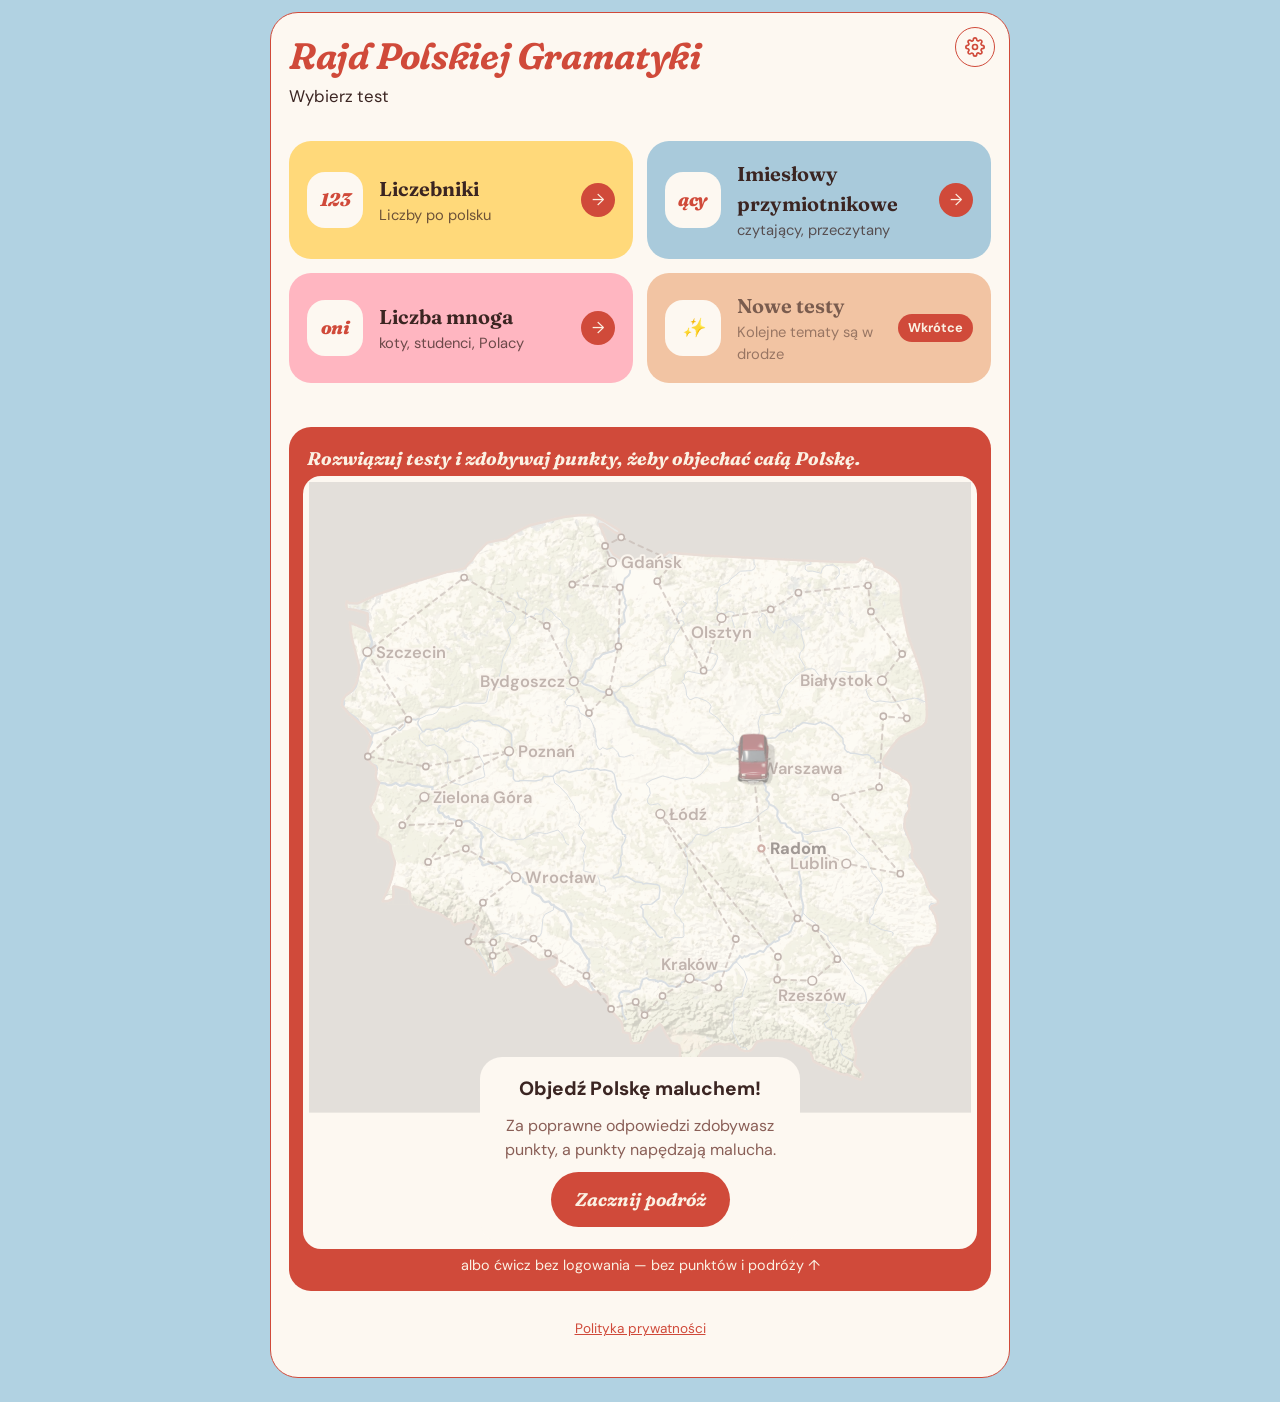
<file: index.html>
<!doctype html>
<html lang="pl">
<head>
  <meta charset="utf-8">
  <meta name="viewport" content="width=device-width, initial-scale=1">
  <title>Rajd Polskiej Gramatyki</title>
  <!-- версия сайта: метка ?v= у всех наших файлов (защита от кэша); меняет tools/bump-version.js -->
  <script>window.POLSKI_V = '20261117-1555';</script>
  <link rel="icon" href="favicon.svg?v=20261117-1555" type="image/svg+xml">
  <!-- PWA: «на экран домой» — название Rajd Polski, иконка — малюх (core/pwa.js — инструкция по установке) -->
  <link rel="manifest" href="manifest.webmanifest?v=20261117-1555">
  <link rel="apple-touch-icon" href="icons/apple-touch-icon.png?v=20261117-1555">
  <meta name="apple-mobile-web-app-title" content="Rajd Polski">
  <meta name="application-name" content="Rajd Polski">
  <meta name="mobile-web-app-capable" content="yes">
  <meta name="apple-mobile-web-app-capable" content="yes">
  <link rel="stylesheet" href="style.css?v=20261117-1555">
  <!-- стили оформления (Styl в настройках): включается тот, что в <html data-design> -->
  <link rel="stylesheet" href="designs/01-retro-pastel.css?v=20261117-1555">
  <link rel="stylesheet" href="designs/02-gazeta.css?v=20261117-1555">
  <script src="core/settings.js?v=20261117-1555"></script> <!-- тема — до отрисовки; шестерёнка настроек -->
  <script src="core/update.js?v=20261117-1555"></script> <!-- новая версия сайта вышла — перезагрузиться (и в PWA) -->
  <script src="core/haptics.js?v=20261117-1555"></script> <!-- вибрация на телефонах; до account.js — «Wibracje» в настройках выше «Konto» -->
  <script src="core/account.js?v=20261117-1555" defer></script> <!-- вход через Google; без входа Firebase не грузится -->
  <script src="core/progress.js?v=20261117-1555" defer></script> <!-- очки в Firestore -->
  <script src="designs/02-gazeta.js?v=20261117-1555" defer></script>
  <script src="core/pwa.js?v=20261117-1555" defer></script> <!-- «Zainstaluj aplikację» — только на телефонах --> <!-- шапка газеты (стиль «Gazeta») -->
</head>
<body>
  <main>
    <!-- одна страница и для главной, и для раздела: index.html?g=<id раздела> -->
    <a class="back" id="back" href="index.html" hidden>← Wstecz</a>
    <h1 id="title">Rajd Polskiej Gramatyki</h1>
    <p class="subtitle" id="subtitle">Wybierz test</p>

    <!-- карточки строятся из tests/manifest.js -->
    <nav class="test-list" id="test-list"></nav>

    <!-- экран выбора — если у раздела есть chooser -->
    <div class="chooser card" id="chooser" hidden></div>

    <!-- карта путешествия малюхом (journey/journey.js); только на главной, под тестами -->
    <section class="journey card" id="journey" hidden></section>

    <!-- статистика (core/stats.js): только на главной, под картой и только после входа -->
    <section class="stats card" id="stats" hidden></section>

    <footer class="site-footer">
      <a href="privacy.html">Polityka prywatności</a>
    </footer>
  </main>

  <script src="core/engine.js?v=20261117-1555"></script>
  <script src="core/dict.js?v=20261117-1555"></script> <!-- общий словарь (файлы тестов кладут в него слова) -->
  <script src="core/ui.js?v=20261117-1555"></script>
  <script src="tests/manifest.js?v=20261117-1555"></script>
  <script src="core/balance.js?v=20261117-1555"></script>
  <script src="journey/route.js?v=20261117-1555"></script>
  <script src="journey/poland.js?v=20261117-1555"></script>
  <script src="journey/rivers.js?v=20261117-1555"></script>
  <script src="journey/cities.js?v=20261117-1555"></script> <!-- воеводства для статистики, тексты поп-апа -->
  <script src="journey/journey.js?v=20261117-1555"></script>
  <script src="core/stats.js?v=20261117-1555"></script> <!-- «Twoje statystyki» — только после входа -->
  <script>
    // локальный дебаг карты (малюх, маршрут, окна городов): на localhost всегда, кроме превью сравнения
    // и страниц разделов (там нет карты); файла dev/debug.js на сайте нет (.gitignore)
    if (/^(localhost|127\.0\.0\.1)$/.test(location.hostname) && !/[?&](compare|g=)/.test(location.search)) {
      var dbg = document.createElement('script');
      dbg.src = 'dev/debug.js?t=' + Date.now();
      document.head.appendChild(dbg);
    }
  </script>
  <script>
    (function () {
      var list = document.getElementById('test-list');
      var el = Polski.ui.el;
      var groupId = new URLSearchParams(location.search).get('g');
      var items = Polski.manifest;

      if (groupId) {
        document.getElementById('journey').remove(); // карта и статистика — только на главной
        document.getElementById('stats').remove();
        var path = Polski.findPath(groupId);
        var group = path && path[path.length - 1];
        if (!group || !Polski.isGroup(group)) {
          Polski.ui.showError(list, 'Nie ma takiego działu: ' + groupId);
          return;
        }
        items = group.items;
        var parent = path[path.length - 2];
        var back = document.getElementById('back');
        back.href = parent ? 'index.html?g=' + encodeURIComponent(parent.id) : 'index.html';
        back.hidden = false;
        document.title = group.title + ' — Rajd Polskiej Gramatyki';
        document.getElementById('title').textContent = group.title;

        if (group.chooser) {
          renderChooser(group);
          return;
        }
      }

      /* ---------- экран выбора: ряды кнопок + «Start», выбор запоминается ---------- */

      function renderChooser(group) {
        var cfg = group.chooser;
        var key = 'polski.choice.' + group.id;
        var box = document.getElementById('chooser');
        document.getElementById('subtitle').textContent = 'Wybierz, co chcesz ćwiczyć';
        list.hidden = true;
        box.hidden = false;

        var choice = {};
        try { choice = JSON.parse(window.localStorage.getItem(key)) || {}; } catch (e) { choice = {}; }
        // вариант с only: { ряд: [id, …] } виден, только когда в том ряду выбрано одно из них
        // (Liczba mnoga: «Narodowości» — только для Rzeczownik)
        function visible(axis) {
          return axis.options.filter(function (o) {
            return !o.only || Object.keys(o.only).every(function (k) { return o.only[k].indexOf(choice[k]) !== -1; });
          });
        }
        function fix() {
          cfg.axes.forEach(function (axis) {
            var opts = visible(axis);
            var valid = opts.some(function (o) { return o.id === choice[axis.key]; });
            if (!valid) choice[axis.key] = opts[0].id; // по умолчанию — первый вариант
          });
        }
        fix();

        function save() {
          try { window.localStorage.setItem(key, JSON.stringify(choice)); } catch (e) { /* не страшно */ }
        }

        function render() {
          var testId = cfg.tests[cfg.axes.map(function (a) { return choice[a.key]; }).join('.')];
          box.replaceChildren(el('div', {}, cfg.axes.map(function (axis) {
            var selected = axis.options.filter(function (o) { return o.id === choice[axis.key]; })[0];
            return el('div', { class: 'chooser-axis' }, [
              el('div', { class: 'chooser-label', text: axis.label }),
              el('div', { class: 'seg', role: 'group', 'aria-label': axis.label }, visible(axis).map(function (o) {
                var active = o.id === choice[axis.key];
                return el('button', {
                  class: 'seg-btn' + (active ? ' active' : ''), type: 'button',
                  'aria-pressed': active ? 'true' : 'false', text: o.title,
                  onclick: function () { choice[axis.key] = o.id; fix(); save(); render(); },
                });
              })),
              selected && selected.hint ? el('div', { class: 'chooser-hint', text: selected.hint }) : null,
            ]);
          }).concat([
            el('a', {
              class: 'btn btn-wide chooser-start',
              href: 'test.html?id=' + encodeURIComponent(testId),
              text: 'Start',
            }),
          ])));
        }

        render();
      }

      function card(href, info, soon) {
        return el(soon ? 'div' : 'a', {
          class: 'test-card' + (soon ? ' soon' : ''),
          href: soon ? null : href,
          'aria-disabled': soon ? 'true' : null,
        }, [
          el('span', { class: 'test-icon', text: info.icon || '' }),
          el('span', { class: 'test-text' }, [
            el('span', { class: 'test-title', text: info.title }),
            info.desc ? el('span', { class: 'test-desc', text: info.desc }) : null,
          ]),
          soon
            ? el('span', { class: 'badge', text: 'Wkrótce' })
            : el('span', { class: 'test-arrow', 'aria-hidden': 'true', text: '→' }),
        ]);
      }

      Polski.loadBundles('', items).then(function () {
        items.forEach(function (entry) {
          if (Polski.isGroup(entry)) {
            list.appendChild(card('index.html?g=' + encodeURIComponent(entry.id), entry, false));
            return;
          }
          var t = Polski.tests[entry.id];
          if (!t) return;
          list.appendChild(card('test.html?id=' + encodeURIComponent(t.id), t, t.soon));
        });
        // на главной — заглушка «скоро будут новые тесты» (неактивная)
        if (!groupId) {
          list.appendChild(card(null, { icon: '✨', title: 'Nowe testy', desc: 'Kolejne tematy są w drodze' }, true));
        }
      }).catch(function (err) {
        Polski.ui.showError(list, err);
      });
    })();
  </script>
</body>
</html>
</file>
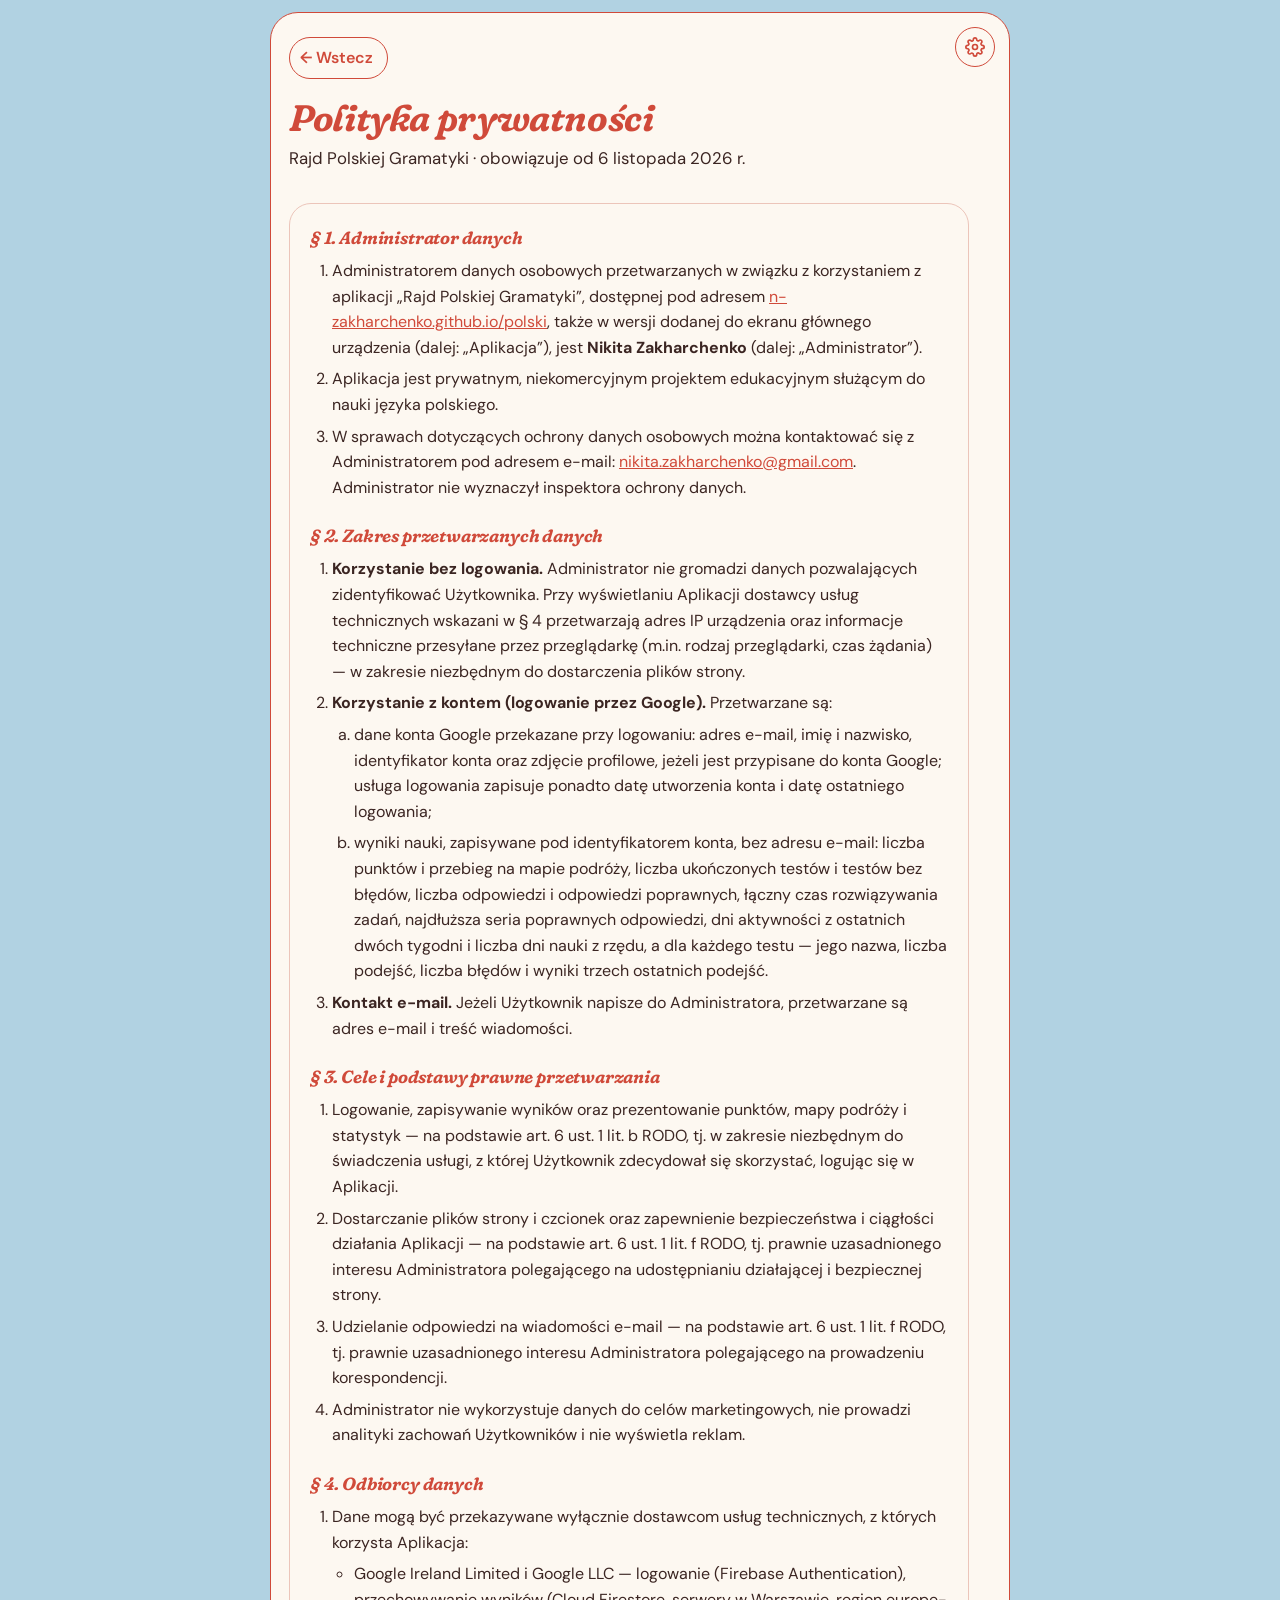
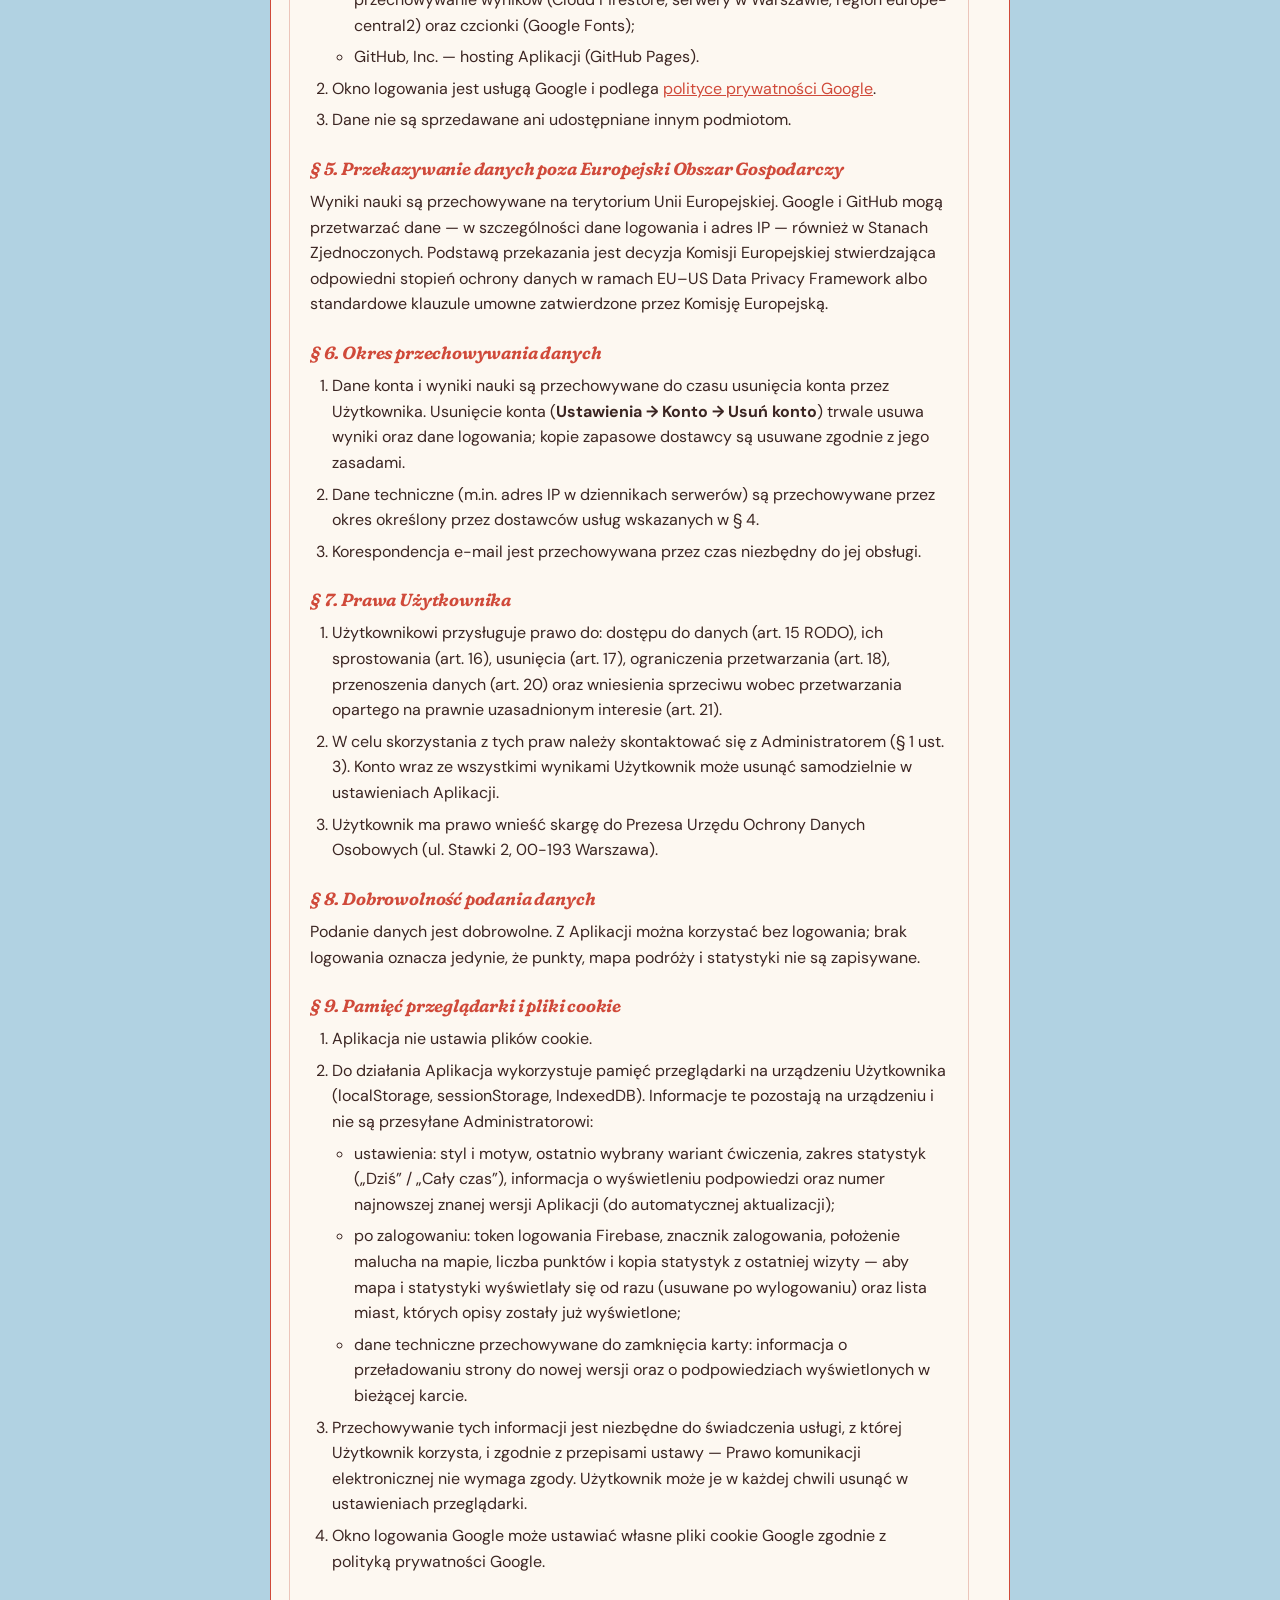
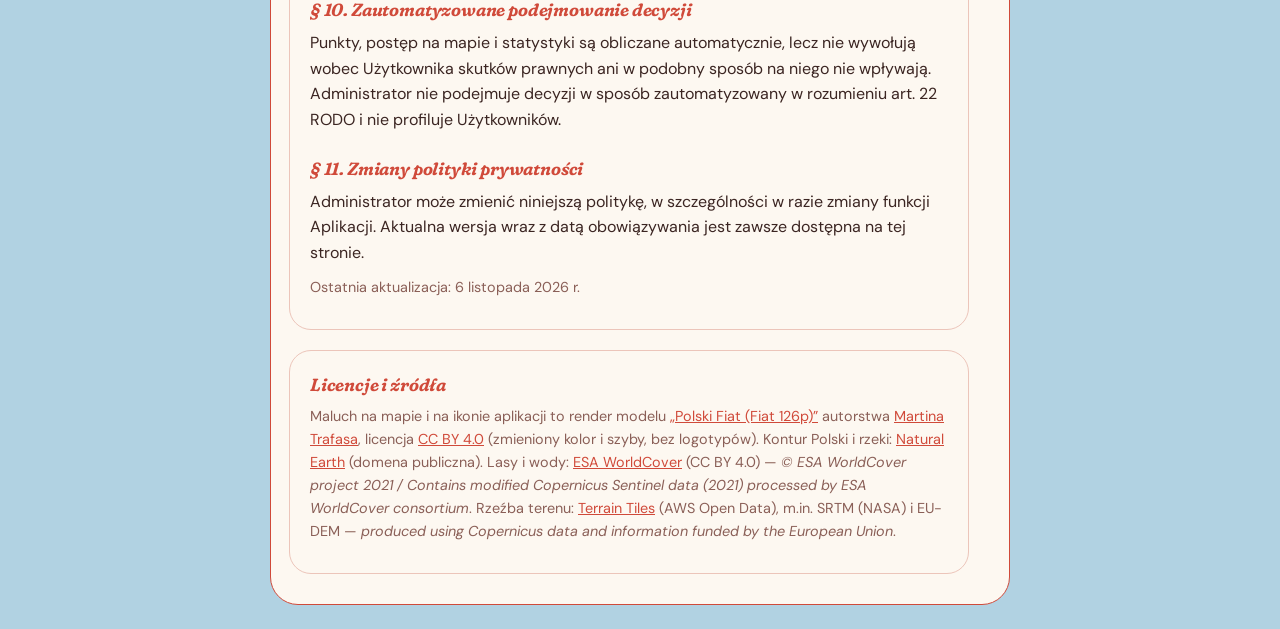
<file: privacy.html>
<!doctype html>
<html lang="pl">
<head>
  <meta charset="utf-8">
  <meta name="viewport" content="width=device-width, initial-scale=1">
  <title>Polityka prywatności — Rajd Polskiej Gramatyki</title>
  <!-- версия сайта: метка ?v= у всех наших файлов (защита от кэша); меняет tools/bump-version.js -->
  <script>window.POLSKI_V = '20261117-1555';</script>
  <link rel="icon" href="favicon.svg?v=20261117-1555" type="image/svg+xml">
  <!-- PWA: «на экран домой» — название Rajd Polski, иконка — малюх (core/pwa.js — инструкция по установке) -->
  <link rel="manifest" href="manifest.webmanifest?v=20261117-1555">
  <link rel="apple-touch-icon" href="icons/apple-touch-icon.png?v=20261117-1555">
  <meta name="apple-mobile-web-app-title" content="Rajd Polski">
  <meta name="application-name" content="Rajd Polski">
  <meta name="mobile-web-app-capable" content="yes">
  <meta name="apple-mobile-web-app-capable" content="yes">
  <link rel="stylesheet" href="style.css?v=20261117-1555">
  <!-- стили оформления (Styl в настройках): включается тот, что в <html data-design> -->
  <link rel="stylesheet" href="designs/01-retro-pastel.css?v=20261117-1555">
  <link rel="stylesheet" href="designs/02-gazeta.css?v=20261117-1555">
  <script src="core/settings.js?v=20261117-1555"></script>
  <script src="core/update.js?v=20261117-1555"></script> <!-- новая версия сайта вышла — перезагрузиться (и в PWA) -->
</head>
<body>
  <main>
    <a class="back" href="index.html">← Wstecz</a>
    <h1>Polityka prywatności</h1>
    <p class="subtitle">Rajd Polskiej Gramatyki · obowiązuje od 6 listopada 2026 r.</p>

    <!--
      Формальная политика по ст. 13 RODO. Меняется функциональность (новые данные в Firestore, новые ключи
      в браузере, новые сервисы) — обновить §2, §4, §9 и дату в подзаголовке и внизу.
    -->
    <article class="card prose">
      <h2>§ 1. Administrator danych</h2>
      <ol>
        <li>Administratorem danych osobowych przetwarzanych w związku z korzystaniem z aplikacji
          „Rajd Polskiej Gramatyki”, dostępnej pod adresem
          <a href="https://n-zakharchenko.github.io/polski/">n-zakharchenko.github.io/polski</a>, także w wersji
          dodanej do ekranu głównego urządzenia (dalej: „Aplikacja”), jest <strong>Nikita Zakharchenko</strong>
          (dalej: „Administrator”).</li>
        <li>Aplikacja jest prywatnym, niekomercyjnym projektem edukacyjnym służącym do nauki języka polskiego.</li>
        <li>W sprawach dotyczących ochrony danych osobowych można kontaktować się z Administratorem pod adresem
          e-mail: <a href="mailto:nikita.zakharchenko@gmail.com">nikita.zakharchenko@gmail.com</a>.
          Administrator nie wyznaczył inspektora ochrony danych.</li>
      </ol>

      <h2>§ 2. Zakres przetwarzanych danych</h2>
      <ol>
        <li><strong>Korzystanie bez logowania.</strong> Administrator nie gromadzi danych pozwalających
          zidentyfikować Użytkownika. Przy wyświetlaniu Aplikacji dostawcy usług technicznych wskazani w § 4
          przetwarzają adres IP urządzenia oraz informacje techniczne przesyłane przez przeglądarkę
          (m.in. rodzaj przeglądarki, czas żądania) — w zakresie niezbędnym do dostarczenia plików strony.</li>
        <li><strong>Korzystanie z kontem (logowanie przez Google).</strong> Przetwarzane są:
          <ol type="a">
            <li>dane konta Google przekazane przy logowaniu: adres e-mail, imię i nazwisko, identyfikator konta
              oraz zdjęcie profilowe, jeżeli jest przypisane do konta Google; usługa logowania zapisuje ponadto
              datę utworzenia konta i datę ostatniego logowania;</li>
            <li>wyniki nauki, zapisywane pod identyfikatorem konta, bez adresu e-mail: liczba punktów i przebieg
              na mapie podróży, liczba ukończonych testów i testów bez błędów, liczba odpowiedzi i odpowiedzi
              poprawnych, łączny czas rozwiązywania zadań, najdłuższa seria poprawnych odpowiedzi, dni aktywności
              z ostatnich dwóch tygodni i liczba dni nauki z rzędu, a dla każdego testu — jego nazwa, liczba
              podejść, liczba błędów i wyniki trzech ostatnich podejść.</li>
          </ol>
        </li>
        <li><strong>Kontakt e-mail.</strong> Jeżeli Użytkownik napisze do Administratora, przetwarzane są adres
          e-mail i treść wiadomości.</li>
      </ol>

      <h2>§ 3. Cele i podstawy prawne przetwarzania</h2>
      <ol>
        <li>Logowanie, zapisywanie wyników oraz prezentowanie punktów, mapy podróży i statystyk — na podstawie
          art. 6 ust. 1 lit. b RODO, tj. w zakresie niezbędnym do świadczenia usługi, z której Użytkownik
          zdecydował się skorzystać, logując się w Aplikacji.</li>
        <li>Dostarczanie plików strony i czcionek oraz zapewnienie bezpieczeństwa i ciągłości działania Aplikacji —
          na podstawie art. 6 ust. 1 lit. f RODO, tj. prawnie uzasadnionego interesu Administratora polegającego
          na udostępnianiu działającej i bezpiecznej strony.</li>
        <li>Udzielanie odpowiedzi na wiadomości e-mail — na podstawie art. 6 ust. 1 lit. f RODO, tj. prawnie
          uzasadnionego interesu Administratora polegającego na prowadzeniu korespondencji.</li>
        <li>Administrator nie wykorzystuje danych do celów marketingowych, nie prowadzi analityki zachowań
          Użytkowników i nie wyświetla reklam.</li>
      </ol>

      <h2>§ 4. Odbiorcy danych</h2>
      <ol>
        <li>Dane mogą być przekazywane wyłącznie dostawcom usług technicznych, z których korzysta Aplikacja:
          <ul>
            <li>Google Ireland Limited i Google LLC — logowanie (Firebase Authentication), przechowywanie wyników
              (Cloud Firestore, serwery w Warszawie, region europe-central2) oraz czcionki (Google Fonts);</li>
            <li>GitHub, Inc. — hosting Aplikacji (GitHub Pages).</li>
          </ul>
        </li>
        <li>Okno logowania jest usługą Google i podlega
          <a href="https://policies.google.com/privacy">polityce prywatności Google</a>.</li>
        <li>Dane nie są sprzedawane ani udostępniane innym podmiotom.</li>
      </ol>

      <h2>§ 5. Przekazywanie danych poza Europejski Obszar Gospodarczy</h2>
      <p>Wyniki nauki są przechowywane na terytorium Unii Europejskiej. Google i GitHub mogą przetwarzać dane —
        w szczególności dane logowania i adres IP — również w Stanach Zjednoczonych. Podstawą przekazania jest
        decyzja Komisji Europejskiej stwierdzająca odpowiedni stopień ochrony danych w ramach EU–US Data Privacy
        Framework albo standardowe klauzule umowne zatwierdzone przez Komisję Europejską.</p>

      <h2>§ 6. Okres przechowywania danych</h2>
      <ol>
        <li>Dane konta i wyniki nauki są przechowywane do czasu usunięcia konta przez Użytkownika. Usunięcie konta
          (<strong>Ustawienia → Konto → Usuń konto</strong>) trwale usuwa wyniki oraz dane logowania; kopie
          zapasowe dostawcy są usuwane zgodnie z jego zasadami.</li>
        <li>Dane techniczne (m.in. adres IP w dziennikach serwerów) są przechowywane przez okres określony przez
          dostawców usług wskazanych w § 4.</li>
        <li>Korespondencja e-mail jest przechowywana przez czas niezbędny do jej obsługi.</li>
      </ol>

      <h2>§ 7. Prawa Użytkownika</h2>
      <ol>
        <li>Użytkownikowi przysługuje prawo do: dostępu do danych (art. 15 RODO), ich sprostowania (art. 16),
          usunięcia (art. 17), ograniczenia przetwarzania (art. 18), przenoszenia danych (art. 20) oraz
          wniesienia sprzeciwu wobec przetwarzania opartego na prawnie uzasadnionym interesie (art. 21).</li>
        <li>W celu skorzystania z tych praw należy skontaktować się z Administratorem (§ 1 ust. 3).
          Konto wraz ze wszystkimi wynikami Użytkownik może usunąć samodzielnie w ustawieniach Aplikacji.</li>
        <li>Użytkownik ma prawo wnieść skargę do Prezesa Urzędu Ochrony Danych Osobowych
          (ul. Stawki 2, 00-193 Warszawa).</li>
      </ol>

      <h2>§ 8. Dobrowolność podania danych</h2>
      <p>Podanie danych jest dobrowolne. Z Aplikacji można korzystać bez logowania; brak logowania oznacza
        jedynie, że punkty, mapa podróży i statystyki nie są zapisywane.</p>

      <h2>§ 9. Pamięć przeglądarki i pliki cookie</h2>
      <ol>
        <li>Aplikacja nie ustawia plików cookie.</li>
        <li>Do działania Aplikacja wykorzystuje pamięć przeglądarki na urządzeniu Użytkownika (localStorage,
          sessionStorage, IndexedDB). Informacje te pozostają na urządzeniu i nie są przesyłane Administratorowi:
          <ul>
            <li>ustawienia: styl i motyw, ostatnio wybrany wariant ćwiczenia, zakres statystyk („Dziś” / „Cały czas”),
              informacja o wyświetleniu podpowiedzi oraz numer najnowszej znanej wersji Aplikacji (do automatycznej
              aktualizacji);</li>
            <li>po zalogowaniu: token logowania Firebase, znacznik zalogowania, położenie malucha na mapie, liczba
              punktów i kopia statystyk z ostatniej wizyty — aby mapa i statystyki wyświetlały się od razu (usuwane
              po wylogowaniu) oraz lista miast, których opisy zostały już wyświetlone;</li>
            <li>dane techniczne przechowywane do zamknięcia karty: informacja o przeładowaniu strony do nowej wersji
              oraz o podpowiedziach wyświetlonych w bieżącej karcie.</li>
          </ul>
        </li>
        <li>Przechowywanie tych informacji jest niezbędne do świadczenia usługi, z której Użytkownik korzysta,
          i zgodnie z przepisami ustawy — Prawo komunikacji elektronicznej nie wymaga zgody. Użytkownik może je
          w każdej chwili usunąć w ustawieniach przeglądarki.</li>
        <li>Okno logowania Google może ustawiać własne pliki cookie Google zgodnie z polityką prywatności Google.</li>
      </ol>

      <h2>§ 10. Zautomatyzowane podejmowanie decyzji</h2>
      <p>Punkty, postęp na mapie i statystyki są obliczane automatycznie, lecz nie wywołują wobec Użytkownika
        skutków prawnych ani w podobny sposób na niego nie wpływają. Administrator nie podejmuje decyzji
        w sposób zautomatyzowany w rozumieniu art. 22 RODO i nie profiluje Użytkowników.</p>

      <h2>§ 11. Zmiany polityki prywatności</h2>
      <p>Administrator może zmienić niniejszą politykę, w szczególności w razie zmiany funkcji Aplikacji.
        Aktualna wersja wraz z datą obowiązywania jest zawsze dostępna na tej stronie.</p>

      <p class="muted">Ostatnia aktualizacja: 6 listopada 2026 r.</p>
    </article>

    <!-- лицензии — не часть политики, но CC BY требует указывать авторов -->
    <section class="card prose licenses">
      <h2>Licencje i źródła</h2>
      <p>Maluch na mapie i na ikonie aplikacji to render modelu
        <a href="https://sketchfab.com/3d-models/polski-fiat-fiat-126p-edc1b9d866484e048b4c54d917cca900">„Polski Fiat (Fiat 126p)”</a>
        autorstwa <a href="https://sketchfab.com/Bexxie">Martina Trafasa</a>, licencja
        <a href="http://creativecommons.org/licenses/by/4.0/">CC BY 4.0</a> (zmieniony kolor i szyby, bez logotypów).
        Kontur Polski i rzeki: <a href="https://www.naturalearthdata.com/">Natural Earth</a> (domena publiczna).
        Lasy i wody: <a href="https://esa-worldcover.org/">ESA WorldCover</a> (CC BY 4.0) —
        <i>© ESA WorldCover project 2021 / Contains modified Copernicus Sentinel data (2021) processed by ESA WorldCover consortium</i>.
        Rzeźba terenu: <a href="https://registry.opendata.aws/terrain-tiles/">Terrain Tiles</a> (AWS Open Data),
        m.in. SRTM (NASA) i EU-DEM — <i>produced using Copernicus data and information funded by the European Union</i>.</p>
    </section>
  </main>
  <script src="core/haptics.js?v=20261117-1555"></script>
  <script src="core/account.js?v=20261117-1555" defer></script>
  <script src="core/pwa.js?v=20261117-1555" defer></script>
</body>
</html>
</file>
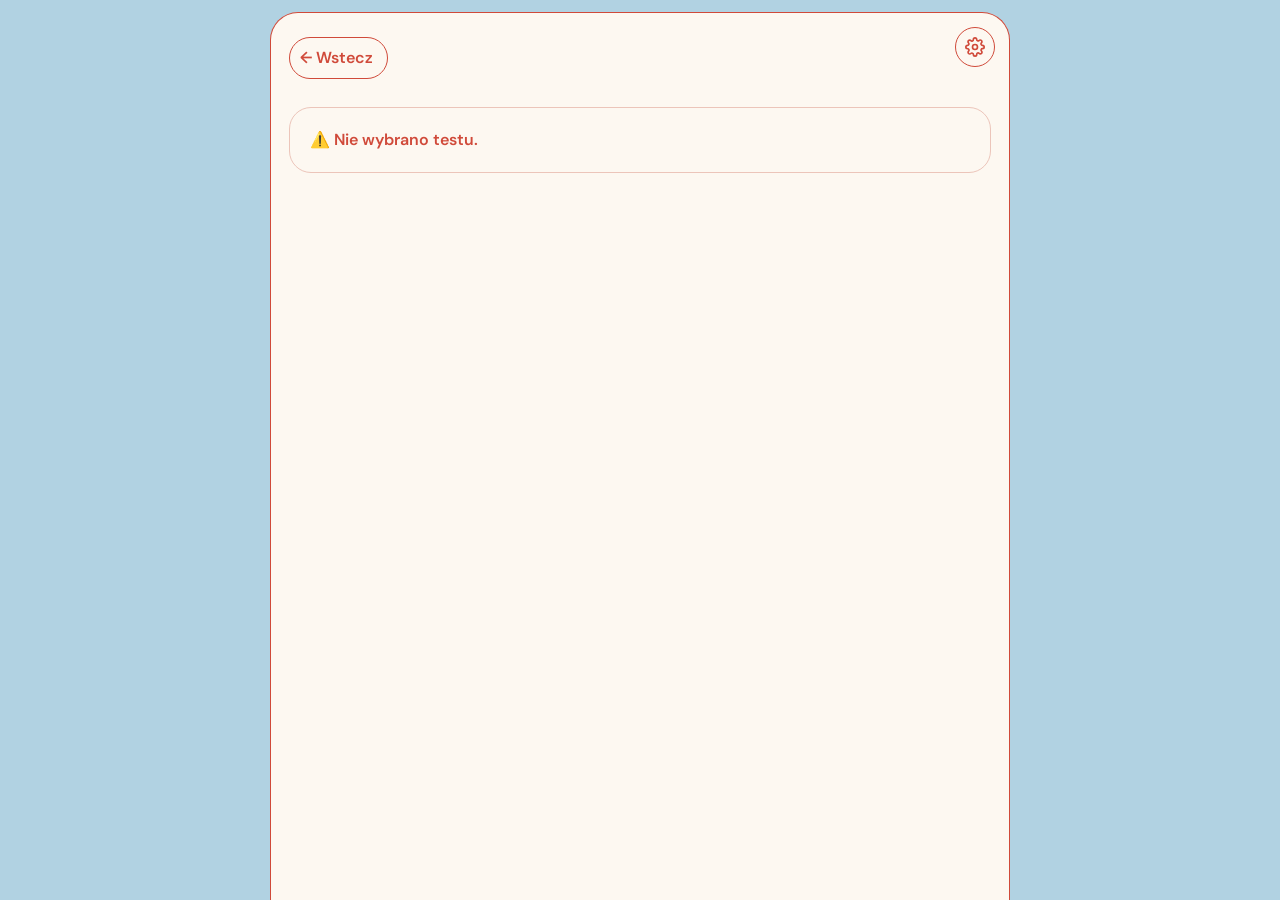
<file: test.html>
<!doctype html>
<html lang="pl">
<head>
  <meta charset="utf-8">
  <meta name="viewport" content="width=device-width, initial-scale=1">
  <title>Test — Rajd Polskiej Gramatyki</title>
  <!-- версия сайта: метка ?v= у всех наших файлов (защита от кэша); меняет tools/bump-version.js -->
  <script>window.POLSKI_V = '20261117-1555';</script>
  <link rel="icon" href="favicon.svg?v=20261117-1555" type="image/svg+xml">
  <!-- PWA: «на экран домой» — название Rajd Polski, иконка — малюх (core/pwa.js — инструкция по установке) -->
  <link rel="manifest" href="manifest.webmanifest?v=20261117-1555">
  <link rel="apple-touch-icon" href="icons/apple-touch-icon.png?v=20261117-1555">
  <meta name="apple-mobile-web-app-title" content="Rajd Polski">
  <meta name="application-name" content="Rajd Polski">
  <meta name="mobile-web-app-capable" content="yes">
  <meta name="apple-mobile-web-app-capable" content="yes">
  <link rel="stylesheet" href="style.css?v=20261117-1555">
  <!-- стили оформления (Styl в настройках): включается тот, что в <html data-design> -->
  <link rel="stylesheet" href="designs/01-retro-pastel.css?v=20261117-1555">
  <link rel="stylesheet" href="designs/02-gazeta.css?v=20261117-1555">
  <script src="core/settings.js?v=20261117-1555"></script> <!-- тема — до отрисовки; шестерёнка настроек -->
  <script src="core/update.js?v=20261117-1555"></script> <!-- новая версия сайта вышла — перезагрузиться (и в PWA) -->
  <script src="core/haptics.js?v=20261117-1555"></script> <!-- вибрация на телефонах; до account.js — «Wibracje» в настройках выше «Konto» -->
  <script src="core/account.js?v=20261117-1555" defer></script> <!-- вход через Google; без входа Firebase не грузится -->
  <script src="core/progress.js?v=20261117-1555" defer></script> <!-- очки в Firestore -->
  <script src="core/pwa.js?v=20261117-1555" defer></script> <!-- «Zainstaluj aplikację» — только на телефонах -->
</head>
<body class="test-page">
  <main>
    <a class="back" id="back" href="index.html">← Wstecz</a>
    <h1 id="title"></h1>
    <p class="subtitle test-mode" id="mode" hidden></p>
    <div class="card" id="app"></div>
  </main>

  <script src="core/engine.js?v=20261117-1555"></script>
  <script src="core/dict.js?v=20261117-1555"></script> <!-- общий словарь: перевод слов по долгому нажатию -->
  <script src="core/ui.js?v=20261117-1555"></script>
  <script src="tests/manifest.js?v=20261117-1555"></script>
  <script src="core/balance.js?v=20261117-1555"></script>
  <script src="journey/route.js?v=20261117-1555"></script>
  <script src="journey/cities.js?v=20261117-1555"></script> <!-- тексты для поп-апа «Nowe miasto» -->
  <script src="journey/journey.js?v=20261117-1555"></script> <!-- на итоге: «следующий город» и поп-ап о городе -->
  <script>
    (function () {
      var app = document.getElementById('app');
      var id = new URLSearchParams(location.search).get('id');

      if (!id) {
        Polski.ui.showError(app, 'Nie wybrano testu.');
        return;
      }

      var path = Polski.findPath(id);
      var entry = path && path[path.length - 1];
      if (!entry || Polski.isGroup(entry)) {
        Polski.ui.showError(app, 'Nie ma takiego testu: ' + id);
        return;
      }
      var parent = path[path.length - 2];
      if (parent) document.getElementById('back').href = 'index.html?g=' + encodeURIComponent(parent.id);

      Polski.loadBundles('', [entry]).then(function () {
        var test = Polski.tests[id];
        if (!test) throw new Error('Test „' + id + '” nie zarejestrował się.');
        // тест внутри раздела: заголовок — раздел («Niemęskoosobowe»), под ним — пункт («Liczebnik»)
        var heading = parent ? parent.title : test.title;
        document.title = (parent ? parent.title + ' · ' : '') + test.title + ' — Rajd Polskiej Gramatyki';
        document.getElementById('title').textContent = heading;
        if (parent) {
          var modeEl = document.getElementById('mode');
          modeEl.textContent = test.title;
          modeEl.hidden = false;
        }
        if (test.soon) {
          app.textContent = 'Test w przygotowaniu.';
          return;
        }
        Polski.ui.run(test, app, {
          backHref: document.getElementById('back').href,
          title: (parent ? parent.title + ' · ' : '') + test.title, // для статистики на главной
        });
      }).catch(function (err) {
        Polski.ui.showError(app, err);
      });
    })();
  </script>
</body>
</html>
</file>
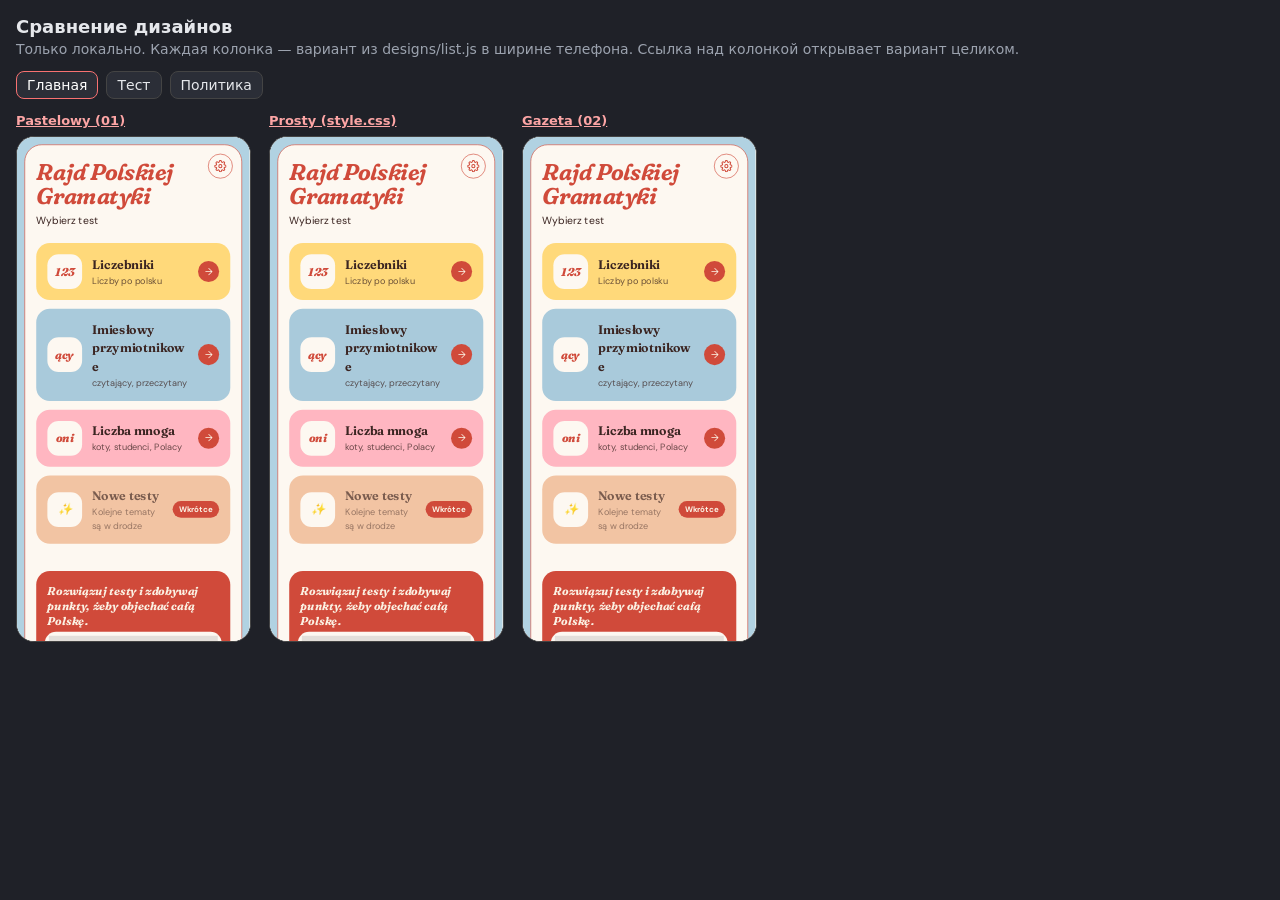
<file: designs/compare.html>
<!doctype html>
<html lang="ru">
<head>
<meta charset="utf-8">
<meta name="viewport" content="width=device-width, initial-scale=1">
<title>Сравнение дизайнов</title>
<style>
  body { margin: 0; padding: 16px; background: #1f2128; color: #e5e7eb; font: 14px system-ui; }
  h1 { margin: 0 0 4px; font-size: 18px; }
  p { margin: 0 0 14px; color: #9ca3af; }
  .bar { display: flex; gap: 8px; flex-wrap: wrap; margin-bottom: 14px; }
  .bar button { font: inherit; color: #e5e7eb; background: #2b2e37; border: 1px solid #444; border-radius: 8px; padding: 5px 10px; cursor: pointer; }
  .bar button.on { border-color: #f87171; color: #fff; }
  .grid { display: flex; gap: 18px; overflow-x: auto; padding-bottom: 10px; }
  .col { flex: none; }
  .col h2 { margin: 0 0 8px; font-size: 13px; font-weight: 600; }
  .col h2 a { color: #fca5a5; }
  /* телефон 375×812 в масштабе 0,62 */
  .frame { width: 233px; height: 504px; overflow: hidden; border-radius: 18px; border: 1px solid #444; background: #fff; }
  .frame iframe { width: 375px; height: 812px; border: 0; transform: scale(0.62); transform-origin: 0 0; }
</style>
</head>
<body>
<h1>Сравнение дизайнов</h1>
<p>Только локально. Каждая колонка — вариант из designs/list.js в ширине телефона. Ссылка над колонкой открывает вариант целиком.</p>
<div class="bar" id="pages"></div>
<div class="grid" id="grid"></div>
<script src="list.js"></script>
<script>
  var PAGES = [
    { id: 'home', title: 'Главная', url: '../index.html' },
    { id: 'test', title: 'Тест', url: '../test.html?id=liczebniki-niemeskoosobowe' },
    { id: 'privacy', title: 'Политика', url: '../privacy.html' },
  ];
  var page = PAGES[0];

  function src(design) {
    var u = page.url + (page.url.indexOf('?') === -1 ? '?' : '&');
    return u + 'design=' + encodeURIComponent(design) + '&compare';
  }

  function render() {
    document.getElementById('pages').innerHTML = '';
    PAGES.forEach(function (p) {
      var b = document.createElement('button');
      b.textContent = p.title;
      if (p === page) b.className = 'on';
      b.onclick = function () { page = p; render(); };
      document.getElementById('pages').appendChild(b);
    });
    var grid = document.getElementById('grid');
    grid.innerHTML = '';
    (window.POLSKI_DESIGNS || []).forEach(function (d) {
      var col = document.createElement('div');
      col.className = 'col';
      var h = document.createElement('h2');
      var a = document.createElement('a');
      a.href = page.url + (page.url.indexOf('?') === -1 ? '?' : '&') + 'design=' + encodeURIComponent(d.id);
      a.target = '_blank';
      a.textContent = d.title;
      h.appendChild(a);
      var f = document.createElement('div');
      f.className = 'frame';
      var ifr = document.createElement('iframe');
      ifr.src = src(d.id);
      f.appendChild(ifr);
      col.appendChild(h);
      col.appendChild(f);
      grid.appendChild(col);
    });
  }
  render();
</script>
</body>
</html>
</file>
<file: style.css>
:root {
  --bg: #f4f5fa;
  --card: #ffffff;
  --card-border: #e7e9f2;
  --text: #1d2330;
  --muted: #6b7280;
  --accent: #dc143c;            /* польский красный */
  --accent-2: #ff4d6d;
  --accent-soft: #fde8ec;
  --rodzaj-bg: #e1e8f5;   /* полоса рода в правиле (Rodzaj męski / żeński / nijaki) */
  --rule-line: var(--card-border);   /* линия между блоками правила на телефоне (Liczba mnoga) */
  --shadow: 0 1px 2px rgba(20, 24, 40, 0.06), 0 4px 14px rgba(20, 24, 40, 0.06);
  --shadow-hover: 0 2px 4px rgba(20, 24, 40, 0.08), 0 12px 28px rgba(220, 20, 60, 0.16);
  --radius: 18px;
  --ok: #16803c;
  --ok-soft: #e3f6ea;
  --bad: #c81e3a;
  --bad-soft: #fde8ec;
  /* цвета рамок и вариантов: жёлтый — существительное, зелёный — глагол */
  --y-bg: #fef3c7;
  --y-border: #f2b01e;
  --y-text: #6b4a04;
  --g-bg: #dcfce7;
  --g-border: #34c46a;
  --g-text: #14532d;
  /* все подсказки: белый пузырь, обводка и текст — цвет числительных (--num) */
  --tip-bg: #ffffff;
  --tip-shadow: drop-shadow(0 6px 12px rgba(40, 60, 120, 0.12));
  --num: #3f6fe8;   /* число словами */
  --b-bg: #e8efff;  /* рамка и варианты числительного */
  --b-text: #24449e;
  /* imiesłów (причастие) — оранжевый во всём приложении: рамка, варианты, выделения в правиле */
  --o-bg: #ffedd5;
  --o-border: #f97316;
  --o-text: #9a3412;
  --imi: #ea580c;   /* причастие в тексте правила, подсказка в пустой рамке */
  /* przymiotnik (прилагательное) — нежно-розовый во всём приложении: рамка, варианты, выделения в правиле */
  --p-bg: #fde4ef;
  --p-border: #ec6fa6;
  --p-text: #9d174d;
  /* карта путешествия */
  --map-land: #f1f3f8;
  --map-border: #d3d8e3;
  --terrain-light: inline;
  --terrain-dark: none;
  --map-river: #a3c4e6;
  --relief-blend: hard-light;  /* на светлой суше soft-light почти не виден */
  --relief-opacity: 0.45;
}

/*
 * Тёмная тема. Настройка «Motyw» (core/settings.js) ставит <html data-theme="light|dark">:
 *   без атрибута («Jak na urządzeniu») — как в системе;
 *   data-theme="light" («Dzień») — всегда светлая; data-theme="dark" («Noc») — всегда тёмная.
 * Поэтому набор тёмных цветов записан дважды — держите оба блока одинаковыми.
 */
:root { color-scheme: light; }

@media (prefers-color-scheme: dark) {
  :root:not([data-theme="light"]) {
    color-scheme: dark;
    --bg: #13151b;
    --card: #1d2028;
    --card-border: #2a2e39;
    --text: #e9ebf1;
    --muted: #9aa1ad;
    --accent-soft: #3a1820;
    --rodzaj-bg: #222a3a;
    --shadow: 0 1px 2px rgba(0, 0, 0, 0.3), 0 4px 14px rgba(0, 0, 0, 0.25);
    --shadow-hover: 0 2px 4px rgba(0, 0, 0, 0.3), 0 12px 28px rgba(220, 20, 60, 0.22);
    --ok: #4ade80;
    --ok-soft: #13301f;
    --bad: #ff6b81;
    --bad-soft: #3a1820;
    --y-bg: #3a2e0c;
    --y-border: #d9a321;
    --y-text: #fde68a;
    --g-bg: #10301e;
    --g-border: #2fb862;
    --g-text: #bbf7d0;
    --tip-bg: #1d2028;
    --tip-shadow: drop-shadow(0 6px 12px rgba(0, 0, 0, 0.45));
    --num: #8aa8ff;
    --b-bg: #17223f;
    --b-text: #c9d7ff;
    --o-bg: #3b1f0b;
    --o-border: #f08a3c;
    --o-text: #fed7aa;
    --imi: #ff9a52;
    --p-bg: #3d1a2b;
    --p-border: #f08bb8;
    --p-text: #fbcfe2;
    --map-land: #242833;
    --map-border: #3a4050;
    --terrain-light: none;
    --terrain-dark: inline;
    --map-river: #34547d;
    --relief-blend: soft-light;
    --relief-opacity: 1;
  }
}

:root[data-theme="dark"] {
  color-scheme: dark;
  --bg: #13151b;
  --card: #1d2028;
  --card-border: #2a2e39;
  --text: #e9ebf1;
  --muted: #9aa1ad;
  --accent-soft: #3a1820;
  --rodzaj-bg: #222a3a;
  --shadow: 0 1px 2px rgba(0, 0, 0, 0.3), 0 4px 14px rgba(0, 0, 0, 0.25);
  --shadow-hover: 0 2px 4px rgba(0, 0, 0, 0.3), 0 12px 28px rgba(220, 20, 60, 0.22);
  --ok: #4ade80;
  --ok-soft: #13301f;
  --bad: #ff6b81;
  --bad-soft: #3a1820;
  --y-bg: #3a2e0c;
  --y-border: #d9a321;
  --y-text: #fde68a;
  --g-bg: #10301e;
  --g-border: #2fb862;
  --g-text: #bbf7d0;
  --tip-bg: #1d2028;
  --tip-shadow: drop-shadow(0 6px 12px rgba(0, 0, 0, 0.45));
  --num: #8aa8ff;
  --b-bg: #17223f;
  --b-text: #c9d7ff;
  --o-bg: #3b1f0b;
  --o-border: #f08a3c;
  --o-text: #fed7aa;
  --imi: #ff9a52;
  --p-bg: #3d1a2b;
  --p-border: #f08bb8;
  --p-text: #fbcfe2;
  --map-land: #242833;
  --map-border: #3a4050;
  --terrain-light: none;
  --terrain-dark: inline;
  --map-river: #34547d;
  --relief-blend: soft-light;
  --relief-opacity: 1;
}

* { box-sizing: border-box; }

body {
  margin: 0;
  min-height: 100vh;
  font-family: -apple-system, BlinkMacSystemFont, "Segoe UI", Roboto, sans-serif;
  background:
    radial-gradient(1200px 400px at 50% -200px, var(--accent-soft), transparent 70%),
    var(--bg);
  color: var(--text);
  line-height: 1.5;
  -webkit-tap-highlight-color: transparent;
}

main {
  position: relative; /* шестерёнка настроек — в правом верхнем углу колонки, а не окна */
  max-width: 760px;
  margin: 0 auto;
  padding: 28px 16px 40px;
}

h1 {
  margin: 0 0 4px;
  font-size: 1.8rem;
  font-weight: 800;
  letter-spacing: -0.02em;
}
.subtitle { margin: 0 0 24px; color: var(--muted); font-size: 1.05rem; }

/* ---------- Список тестов ---------- */

/* мобильный: одна колонка; шире — столько колонок, сколько влезет */
.test-list {
  display: grid;
  /* min(…, 100%) — на узком телефоне карточка не шире панели (иначе 260px вылезали за край) */
  grid-template-columns: repeat(auto-fill, minmax(min(260px, 100%), 1fr));
  gap: 14px;
}

.test-card {
  display: flex;
  align-items: center;
  gap: 16px;
  padding: 18px;
  background: var(--card);
  border: 1px solid var(--card-border);
  border-radius: var(--radius);
  box-shadow: var(--shadow);
  color: var(--text);
  text-decoration: none;
  transition: transform 0.18s ease, box-shadow 0.18s ease, border-color 0.18s ease;
}

.test-card:hover {
  transform: translateY(-3px);
  box-shadow: var(--shadow-hover);
  border-color: var(--accent);
}
.test-card:active { transform: translateY(0) scale(0.98); }
.test-card:focus-visible { outline: 3px solid var(--accent); outline-offset: 2px; }

.test-icon {
  flex: none;
  display: grid;
  place-items: center;
  width: 56px;
  height: 56px;
  border-radius: 16px;
  background: linear-gradient(135deg, var(--accent), var(--accent-2));
  color: #fff;
  font-weight: 800;
  font-size: 1.05rem;
  letter-spacing: -0.02em;
  box-shadow: 0 6px 14px rgba(220, 20, 60, 0.3);
}

.test-text { flex: 1; display: flex; flex-direction: column; min-width: 0; }
.test-title { font-size: 1.15rem; font-weight: 700; overflow-wrap: break-word; }
.test-desc { font-size: 0.92rem; color: var(--muted); overflow-wrap: break-word; }

/* сравнение «czynny / bierny» в правиле на узком телефоне: подпись строки — сверху, два значения — рядом под ней
   (в три колонки «od czasowników | tylko niedokonanych | przechodnich…» не помещается) */
@media (max-width: 360px) {
  .rule-flow.wide, .rule-flow.wide thead, .rule-flow.wide tbody { display: block; }
  .rule-flow.wide tr { display: grid; grid-template-columns: 1fr 1fr; column-gap: 8px; }
  .rule-flow.wide th:first-child { display: none; }
  .rule-flow.wide td:first-child { grid-column: 1 / -1; padding-top: 8px; color: var(--muted); }
  /* табличка «bezokolicznik → oni → imiesłów»: без первого столбца (и его стрелки) — иначе не помещается */
  .rule-flow.narrow-drop1 th:nth-child(-n+2), .rule-flow.narrow-drop1 td:nth-child(-n+2) { display: none; }
}

/* узкие телефоны (до 360px): карточка компактнее — длинное «przymiotnikowe» помещается целиком */
@media (max-width: 360px) {
  .test-card { gap: 10px; padding: 14px 12px; }
  .test-icon { width: 42px; height: 42px; border-radius: 12px; font-size: 0.9rem; }
  .test-title { font-size: 1rem; }
  .test-desc { font-size: 0.85rem; }
}
/* совсем узко (≤320px): без стрелки — карточка и так целиком ссылка, длинному слову нужно место */
@media (max-width: 320px) {
  .test-arrow { display: none; }
}

.test-arrow {
  flex: none;
  font-size: 1.3rem;
  color: var(--muted);
  transition: transform 0.18s ease, color 0.18s ease;
}
.test-card:hover .test-arrow { transform: translateX(4px); color: var(--accent); }

/* тест ещё не готов */
.test-card.soon { opacity: 0.6; cursor: default; }
.test-card.soon:hover { transform: none; box-shadow: var(--shadow); border-color: var(--card-border); }
.test-card.soon .test-icon { background: var(--muted); box-shadow: none; }

.badge {
  flex: none;
  padding: 4px 10px;
  border-radius: 999px;
  background: var(--accent-soft);
  color: var(--accent);
  font-size: 0.8rem;
  font-weight: 700;
}
.back[hidden] { display: none; }
/* длинное слово в заголовке («przymiotnikowe») переносится целиком; рвётся внутри, только если не влезает
   даже одно на строку (самые узкие телефоны) — чтобы не уехать за край */
h1 { overflow-wrap: break-word; }

/* iOS: невидимая подпись переключателя во всю кнопку — касание даёт системный щелчок (core/haptics.js).
   Стоит раньше .chip / .ghost, чтобы их position (летящее слово — fixed) брал верх. */
.haptic-host { position: relative; }
.haptic-hit { position: absolute; inset: 0; border-radius: inherit; -webkit-tap-highlight-color: transparent; }
.ghost .haptic-hit { display: none; }

/* ---------- Обычная кнопка (для тестов) ---------- */

.btn {
  display: inline-flex;
  align-items: center;
  justify-content: center;
  gap: 8px;
  min-height: 52px;
  padding: 14px 24px;
  border: none;
  border-radius: 14px;
  background: linear-gradient(135deg, var(--accent), var(--accent-2));
  color: #fff;
  font: inherit;
  font-size: 1.05rem;
  font-weight: 700;
  text-decoration: none;
  cursor: pointer;
  box-shadow: 0 6px 16px rgba(220, 20, 60, 0.28);
  transition: transform 0.15s ease, box-shadow 0.15s ease, filter 0.15s ease;
}
.btn:hover { transform: translateY(-2px); box-shadow: 0 10px 22px rgba(220, 20, 60, 0.34); filter: brightness(1.05); }
.btn:active { transform: translateY(0) scale(0.98); }
.btn:focus-visible { outline: 3px solid var(--accent); outline-offset: 2px; }
.btn:disabled { opacity: 0.45; cursor: default; transform: none; box-shadow: none; }

/* ---------- Прочее ---------- */

.back {
  display: inline-flex;
  align-items: center;
  gap: 6px;
  margin-bottom: 20px;
  padding: 8px 14px 8px 10px;
  border-radius: 999px;
  background: var(--card);
  border: 1px solid var(--card-border);
  color: var(--muted);
  font-weight: 600;
  text-decoration: none;
  transition: color 0.15s, border-color 0.15s;
}
.back:hover { color: var(--accent); border-color: var(--accent); }

.card {
  background: var(--card);
  border: 1px solid var(--card-border);
  border-radius: var(--radius);
  box-shadow: var(--shadow);
  padding: 20px;
}

.btn-wide { width: 100%; }

/* «Sprawdź / Dalej» в тесте (core/ui.js): закреплена у нижнего края экрана поверх лёгкого градиента,
   чтобы не прыгала вслед за высотой задания. Ширина — как у колонки; градиент — в цвет фона под колонкой. */
.action-bar {
  position: fixed;
  left: 50%;
  bottom: 0;
  transform: translateX(-50%);
  z-index: 40;
  width: min(100%, var(--bar-width, 760px));
  padding: 34px 16px calc(16px + env(safe-area-inset-bottom));
  background: linear-gradient(to bottom, transparent, var(--bar-fade, var(--bg)) 60%);
  pointer-events: none; /* сквозь прозрачную часть градиента можно нажимать */
}
.action-bar[hidden] { display: none; }
.action-bar .btn { pointer-events: auto; display: block; max-width: 560px; margin: 0 auto; }
.test-page main { padding-bottom: 120px; } /* последнее в задании не прячется под кнопкой */

/* канистра вместо звёздочки у очков: встроенный SVG (Polski.fuelIcon в core/engine.js), цвет — --fuel стиля */
.ico-fuel, .ico-pin {
  display: inline-block;
  width: 1.1em;
  height: 1.1em;
  vertical-align: -0.2em;
  color: var(--fuel, var(--accent));
}
.ico-fuel svg, .ico-pin svg { display: block; width: 100%; height: 100%; } /* .ico-pin — пин у счётчика городов (journey.js) */
.btn-secondary {
  background: var(--card);
  color: var(--text);
  border: 1px solid var(--card-border);
  box-shadow: var(--shadow);
}
.btn-secondary:hover { box-shadow: var(--shadow-hover); }
.btn[hidden] { display: none; }

.error { margin: 0; color: var(--bad); font-weight: 600; }

/* подвал главной: ссылка на политику — видна всем, с входом и без */
.site-footer { margin: 28px 0 8px; text-align: center; font-size: 0.85rem; }
.site-footer a { color: var(--muted); }
.site-footer a:hover { color: var(--accent); }

/* ---------- «Zainstaluj aplikację» (core/pwa.js; только на телефонах) ---------- */

.pwa-row { margin-bottom: 14px; }
.pwa-btn { min-height: 40px; padding: 8px 16px; font-size: 0.95rem; }
.rule-dialog.pwa-dialog { width: min(440px, calc(100vw - 32px)); }
.pwa-intro { display: flex; gap: 12px; align-items: center; margin-bottom: 14px; }
.pwa-intro p { margin: 0; color: var(--muted); line-height: 1.4; }
.pwa-icon { flex: none; border-radius: 13px; box-shadow: 0 2px 6px rgba(0, 0, 0, 0.15); }
.pwa-steps ol { margin: 14px 0 0; padding-left: 1.3em; display: grid; gap: 8px; line-height: 1.4; }
.pwa-note { margin: 12px 0 0; color: var(--muted); font-size: 0.85rem; }
.pwa-install { margin-top: 14px; }
.pwa-or { margin: 10px 0 -6px; color: var(--muted); font-size: 0.85rem; text-align: center; }
.pwa-device { margin: 0; padding: 8px 12px; border-radius: 10px; background: var(--stat-bg, var(--bg)); font-size: 0.9rem; }
.pwa-copy { margin-top: 12px; min-height: 36px; padding: 6px 14px; font-size: 0.9rem; }
.pwa-other { margin-top: 16px; color: var(--muted); font-size: 0.85rem; }
.pwa-other summary { cursor: pointer; }
.pwa-picker { margin-top: 8px; width: 100%; padding: 8px; font: inherit; color: var(--text); background: var(--card); border: 1px solid var(--card-border); border-radius: 8px; }

/* ---------- Настройки: шестерёнка в правом верхнем углу ---------- */

.settings-btn {
  position: absolute;
  top: 16px;
  right: 16px;
  z-index: 10;
  display: grid;
  place-items: center;
  width: 40px;
  height: 40px;
  padding: 0;
  border: 1px solid var(--card-border);
  border-radius: 50%;
  background: var(--card);
  color: var(--muted);
  box-shadow: var(--shadow);
  cursor: pointer;
  transition: color 0.15s, transform 0.3s ease;
}
.settings-btn:hover { color: var(--text); transform: rotate(45deg); }
.settings-btn:focus-visible { outline: 3px solid var(--accent); outline-offset: 2px; }
.rule-dialog.settings-dialog { width: min(440px, calc(100vw - 32px)); }
h1 { padding-right: 48px; } /* место под шестерёнку: длинный заголовок под неё не залезает */
/* над заголовком кнопка «Wstecz» — шестерёнка в её ряду, заголовку место не нужно (иначе «przymiotnikowe» не влезает) */
.back:not([hidden]) + h1 { padding-right: 0; }
.settings-section .seg { margin-top: 2px; }
.settings-section + .settings-section { margin-top: 24px; }

/* ---------- Konto (core/account.js): настройки и итог теста ---------- */

.account { display: grid; gap: 10px; }
.account p { margin: 0; }
.account-lead { color: var(--muted); }
.account-email { margin-top: -6px !important; color: var(--muted); font-size: 0.9rem; }
.account-row { display: flex; flex-wrap: wrap; align-items: center; gap: 8px; }
.account-warn { color: var(--bad); font-weight: 600; }
.account-error { color: var(--bad); font-size: 0.9rem; }
.account-privacy { justify-self: start; color: var(--muted); font-size: 0.85rem; }
.account-privacy:hover { color: var(--accent); }
.btn-sm { min-height: 44px; padding: 10px 18px; font-size: 1rem; }
.btn-danger { background: var(--bad); box-shadow: none; }
.btn-danger:hover { box-shadow: none; }
.link-danger {
  padding: 10px 6px;
  border: none;
  background: none;
  color: var(--bad);
  font: inherit;
  font-weight: 600;
  cursor: pointer;
}
.link-danger:hover { text-decoration: underline; }
.link-danger:disabled { opacity: 0.45; cursor: default; text-decoration: none; }
.summary-account {
  max-width: 360px;
  margin: 24px auto 0;
  padding-top: 20px;
  border-top: 1px solid var(--card-border);
}
.summary-account[hidden] { display: none; }
.summary-account .account { justify-items: center; }
.summary-account .account-privacy { justify-self: center; }

/* ---------- Текстовые страницы (privacy.html) ---------- */

.prose { max-width: 680px; line-height: 1.6; }
.prose h2 { margin: 22px 0 6px; font-size: 1.1rem; }
.prose h2:first-child { margin-top: 0; }
.prose p, .prose ul, .prose ol { margin: 0 0 10px; }
.prose ul, .prose ol { padding-left: 22px; }
.prose li { margin-bottom: 6px; }
.prose li > ul, .prose li > ol { margin: 6px 0 0; }
.licenses { margin-top: 20px; font-size: 0.9rem; color: var(--muted); } /* лицензии под политикой (privacy.html) */
.licenses h2 { color: var(--text); }
.prose a { color: var(--accent); }
.prose .muted { color: var(--muted); font-size: 0.9rem; }
@media (min-width: 768px) {
  .settings-btn { top: 24px; right: 24px; }
}

/* ---------- Экран выбора (раздел с chooser) ---------- */

.chooser[hidden], .test-list[hidden] { display: none; }
.chooser { max-width: none; } /* на всю ширину колонки, как в остальных стилях */
.chooser-axis { margin-bottom: 22px; }
.chooser-label {
  margin-bottom: 8px;
  color: var(--muted);
  font-size: 0.8rem;
  font-weight: 700;
  letter-spacing: 0.04em;
  text-transform: uppercase;
}
.seg { display: flex; flex-wrap: wrap; gap: 8px; }
.seg-btn {
  min-height: 46px;
  padding: 10px 16px;
  border: 2px solid var(--card-border);
  border-radius: 14px;
  background: var(--card);
  color: var(--text);
  font: inherit;
  font-size: 1rem;
  font-weight: 600;
  cursor: pointer;
  transition: border-color 0.15s, background 0.15s, color 0.15s;
}
.seg-btn:hover { border-color: var(--accent); }
.seg-btn.active {
  border-color: var(--accent);
  background: var(--accent-soft);
  color: var(--accent);
}
.seg-btn:focus-visible { outline: 3px solid var(--accent); outline-offset: 2px; }
.chooser-hint { margin-top: 8px; color: var(--muted); font-size: 0.9rem; font-style: italic; }
.chooser-start { margin-top: 6px; }

/* ---------- Экран теста ---------- */

.test-page h1 { margin-bottom: 16px; }
.test-page .test-mode { margin: -12px 0 16px; }
.test-mode[hidden] { display: none; }

.progress { margin-bottom: 20px; }
.progress-text {
  display: flex;
  justify-content: space-between;
  margin-bottom: 8px;
  color: var(--muted);
  font-size: 0.9rem;
  font-weight: 600;
}
.progress-track {
  height: 8px;
  border-radius: 999px;
  background: var(--accent-soft);
  overflow: hidden;
}
.progress-fill {
  height: 100%;
  border-radius: inherit;
  background: linear-gradient(90deg, var(--accent), var(--accent-2));
  transition: width 0.3s ease;
}

.task { text-align: center; margin: 8px 0 20px; }
.task-question { margin: 0 0 6px; color: var(--muted); font-size: 1rem; }
.task-prompt {
  font-size: clamp(2rem, 9vw, 3.2rem);
  font-weight: 800;
  letter-spacing: -0.02em;
  line-height: 1.15;
  word-break: break-word;
}

.answer-area { margin-bottom: 16px; }
.answer-area.locked { pointer-events: none; }

.text-input {
  width: 100%;
  padding: 14px 16px;
  border: 2px solid var(--card-border);
  border-radius: 14px;
  background: var(--bg);
  color: var(--text);
  font: inherit;
  font-size: 1.2rem; /* ≥16px — iOS не зумит поле */
  outline: none;
  transition: border-color 0.15s;
}
.text-input:focus { border-color: var(--accent); }

.pl-keys {
  display: flex;
  flex-wrap: wrap;
  gap: 6px;
  margin-top: 10px;
  justify-content: center;
}
.pl-key {
  min-width: 40px;
  height: 40px;
  border: 1px solid var(--card-border);
  border-radius: 10px;
  background: var(--card);
  color: var(--text);
  font: inherit;
  font-size: 1.05rem;
  cursor: pointer;
}
.pl-key:hover { border-color: var(--accent); color: var(--accent); }

.options { display: grid; gap: 10px; }
@media (min-width: 520px) { .options { grid-template-columns: 1fr 1fr; } }
.option {
  min-height: 56px;
  padding: 12px 16px;
  border: 2px solid var(--card-border);
  border-radius: 14px;
  background: var(--card);
  color: var(--text);
  font: inherit;
  font-size: 1.1rem;
  font-weight: 600;
  cursor: pointer;
  transition: border-color 0.15s, transform 0.15s;
}
.option:hover { border-color: var(--accent); transform: translateY(-1px); }
.option.correct { border-color: var(--ok); background: var(--ok-soft); }
.option.wrong { border-color: var(--bad); background: var(--bad-soft); }

.feedback:empty { display: none; }
.feedback {
  margin-bottom: 16px;
  padding: 12px 16px;
  border-radius: 14px;
  line-height: 1.6;
}
.feedback.ok { background: var(--ok-soft); color: var(--ok); }
.feedback.bad { background: var(--bad-soft); color: var(--bad); }
.feedback b { color: var(--text); }
.feedback-hint { color: var(--muted); font-size: 0.95rem; }

.counts { display: inline-flex; gap: 12px; }
.count-ok { color: var(--ok); }
.count-bad { color: var(--bad); }

/* очки и серия (видны после входа) */
.progress-round { display: inline-flex; align-items: center; gap: 8px; }
.count-pts { position: relative; color: var(--text); white-space: nowrap; }
.count-pts[hidden], .streak[hidden] { display: none; } /* без входа очков нет (core/ui.js → syncPoints) */
.pts-pop {
  position: absolute;
  left: 50%;
  bottom: 100%;
  color: var(--ok);
  font-weight: 800;
  white-space: nowrap;
  pointer-events: none;
  animation: pts-pop 1s ease-out forwards;
}
@keyframes pts-pop {
  0% { opacity: 0; transform: translate(-50%, 6px) scale(0.8); }
  20% { opacity: 1; transform: translate(-50%, 0) scale(1.15); }
  100% { opacity: 0; transform: translate(-50%, -20px) scale(1); }
}
.streak { display: inline-block; color: var(--accent); font-weight: 800; }
.streak:empty { display: none; }
.streak.bump { animation: streak-bump 0.5s ease; }
@keyframes streak-bump {
  0% { transform: scale(1); }
  40% { transform: scale(1.4); }
  100% { transform: scale(1); }
}
.summary-points { display: grid; gap: 4px; margin-bottom: 4px; }
.summary-points p { margin: 0; }
.summary-points .btn { justify-self: center; margin-top: 6px; }
.pts-total { font-size: 1.4rem; }
.pts-total strong { color: var(--ok); }
.pts-sub { color: var(--muted); }
.pts-city { font-size: 1.1rem; font-weight: 700; }

/* поп-ап «Nowe miasto» (journey.js → showCity) — на основе окна правила */
.rule-dialog.city-dialog { width: min(420px, calc(100vw - 32px)); text-align: center; }
.city-dialog .rule-inner { display: grid; gap: 6px; padding: 24px 22px 22px; }
.city-dialog p { margin: 0; }
.city-kicker { color: var(--accent); font-weight: 800; letter-spacing: 0.02em; }
.city-name { margin: 2px 0 0; font-size: 1.8rem; line-height: 1.15; }
.city-woj { color: var(--muted); font-size: 0.9rem; }
.city-text { margin: 10px 0 14px !important; line-height: 1.55; text-align: left; }
.pts-sub strong { color: var(--text); }
.pts-map { margin-top: 6px; color: var(--accent); font-weight: 700; text-decoration: none; }
.pts-map:hover { text-decoration: underline; }
.summary-points:not(:empty) + div:not(:empty) { margin-top: 14px; }
.summary-go { margin-top: 16px; } /* «Zobacz mapę» / «Na główną» (core/progress.js) */

/* ---------- Карта путешествия (journey/journey.js) ---------- */

.journey { margin-top: 44px; padding: 10px 12px 14px; }
.journey[hidden] { display: none; }
.journey-lead { margin: 6px 4px 4px; font-weight: 700; line-height: 1.35; }
.journey-frame { position: relative; }
.journey-map { display: block; width: 100%; height: auto; }
.map-land { fill: var(--map-land); }
.map-border { fill: none; stroke: var(--map-border); stroke-width: 2.5; stroke-linejoin: round; }
/* пастельная раскраска (journey/terrain-*.webp): показываем картинку своей темы */
.map-terrain { pointer-events: none; }
.map-terrain-light { display: var(--terrain-light); }
.map-terrain-dark { display: var(--terrain-dark); }
.map-river { fill: none; stroke: var(--map-river); stroke-linecap: round; stroke-linejoin: round; }
/* рельеф (journey/relief.webp): серый 50% не меняет сушу, темнее — тень, светлее — свет */
.map-relief { mix-blend-mode: var(--relief-blend); opacity: var(--relief-opacity); pointer-events: none; }
/* маршрут — тонкий пунктир; пройденная часть — тот же пунктир, красный */
.map-route, .map-done {
  fill: none;
  stroke-width: 2;
  stroke-dasharray: 5 5;
  stroke-linecap: round;
  stroke-linejoin: round;
}
.map-route { stroke: var(--muted); stroke-opacity: 0.6; }
.map-done { stroke: var(--accent); stroke-width: 2.6; }
.map-city { fill: var(--card); stroke: var(--muted); stroke-width: 1.6; }
.map-city.reached { fill: var(--accent); stroke: var(--accent); }
.map-city.next { stroke: var(--accent); stroke-width: 2.2; }
.map-label {
  fill: var(--muted);
  font-size: 17px;
  font-weight: 600;
  paint-order: stroke;
  stroke: var(--map-land);
  stroke-width: 4px;
  stroke-linejoin: round;
}
.map-label.next { fill: var(--text); font-weight: 800; }
.map-label.off { display: none; }
.map-car { pointer-events: none; }
.map-car.driving .car-body { animation: car-bump 0.24s ease-in-out infinite alternate; }
@keyframes car-bump { from { transform: translateY(0); } to { transform: translateY(-1.3px); } }

.journey-info { padding: 6px 4px 0; }
.journey-stats { display: flex; flex-wrap: wrap; justify-content: space-between; align-items: baseline; gap: 6px 14px; font-weight: 600; }
.journey-points strong { font-size: 1.35rem; }
.journey-cities { color: var(--muted); }
.journey-next { margin: 4px 0 0; color: var(--muted); }
.journey-next strong { color: var(--text); }
.journey-alt { margin: 0; color: var(--muted); font-size: 0.9rem; text-align: center; }

/* без входа: карта приглушена, поверх приглашение */
.journey.locked .journey-map { opacity: 0.45; filter: grayscale(0.5); }
/* приглашение — под картой, слегка наезжая на её низ: влезает на любой ширине */
.journey-overlay {
  position: relative;
  display: flex;
  justify-content: center;
  margin-top: -56px;
  padding: 0 4px;
}
.journey-overlay:empty { display: none; }
.journey-cta {
  display: grid;
  justify-items: center;
  gap: 10px;
  max-width: 320px;
  padding: 18px 18px 16px;
  border: 1px solid var(--card-border);
  border-radius: var(--radius);
  background: var(--card);
  box-shadow: var(--shadow);
  text-align: center;
}
.journey-cta p { margin: 0; }
.journey-cta-title { font-size: 1.2rem; font-weight: 800; }
.journey-cta-text { color: var(--muted); }
.journey-login { width: 100%; }
.journey-login .account { justify-items: center; }
.journey-login .account-privacy { justify-self: center; }

/* ---------- Статистика на главной (core/stats.js; только после входа) ---------- */

.stats { margin-top: 44px; }
.stats[hidden] { display: none; }
.stats-title { margin: 0 0 14px; font-size: 1.15rem; }
/* заголовок + переключатель «Dziś / Cały czas» */
.stats-head { display: flex; flex-wrap: wrap; align-items: center; justify-content: space-between; gap: 8px 12px; margin-bottom: 14px; }
.stats-head .stats-title { margin: 0; }
.seg-sm { gap: 6px; }
.seg-sm .seg-btn { min-height: 34px; padding: 5px 12px; font-size: 0.85rem; }
.stats-grid { display: grid; grid-template-columns: repeat(4, minmax(0, 1fr)); gap: 10px; }
.stat {
  background: var(--stat-bg, var(--bg));
  border-radius: calc(var(--radius) - 6px);
  padding: 12px 14px;
  min-width: 0;
}
.stat-label { color: var(--muted); font-size: 0.82rem; font-weight: 600; }
.stat-value { font-size: 1.45rem; font-weight: 800; line-height: 1.25; white-space: nowrap; }
.stat-sub { color: var(--muted); font-size: 0.8rem; line-height: 1.3; }
.stats-sub { margin: 20px 0 8px; color: var(--muted); font-size: 0.9rem; font-weight: 600; }
.stats-sub-note { font-weight: 400; }
.stats-empty { margin: 0; padding: 12px 0 2px; border-top: 1px solid var(--card-border); color: var(--muted); font-size: 0.9rem; }

.stats-week { display: grid; grid-template-columns: repeat(7, minmax(0, 1fr)); gap: 6px; max-width: 300px; }
.week-day { display: flex; flex-direction: column; align-items: center; gap: 4px; min-width: 0; }
.week-dot {
  width: 100%; max-width: 30px; aspect-ratio: 1; border-radius: 50%;
  display: flex; align-items: center; justify-content: center;
  border: 1.5px solid var(--card-border);
  font-size: 0.85rem; font-weight: 700;
}
.week-dot.on { background: var(--ok-soft); border-color: var(--ok); color: var(--ok); }
.week-name { color: var(--muted); font-size: 0.75rem; }
.week-day.today .week-name { color: var(--text); font-weight: 700; }
.week-day.today .week-dot { box-shadow: 0 0 0 2px var(--card), 0 0 0 4px var(--muted); }

.weak-row {
  display: grid; grid-template-columns: minmax(0, 1fr) auto auto; gap: 12px; align-items: center;
  padding: 10px 0; border-top: 1px solid var(--card-border);
}
.weak-title { font-weight: 700; overflow-wrap: anywhere; }
.weak-err { color: var(--muted); font-size: 0.82rem; }
.weak-results { display: flex; gap: 4px; }
.res {
  min-width: 28px; height: 24px; padding: 0 4px; border-radius: 6px;
  display: flex; align-items: center; justify-content: center;
  font-size: 0.75rem; font-weight: 700;
}
.res.low { background: var(--bad-soft); color: var(--bad); }
.res.mid { background: var(--y-bg); color: var(--y-text); }
.res.good { background: var(--ok-soft); color: var(--ok); }
.weak-row .btn-sm { min-height: 36px; padding: 6px 14px; font-size: 0.9rem; }

@media (max-width: 600px) {
  .stats-grid { grid-template-columns: repeat(2, minmax(0, 1fr)); }
  .weak-row { grid-template-columns: minmax(0, 1fr) auto; }
  .weak-results { grid-column: 1; }
  .weak-row .btn-sm { grid-column: 2; grid-row: 1 / span 2; }
}
@media (prefers-reduced-motion: reduce) {
  .map-car.driving .car-body, .streak.bump { animation: none; }
  .pts-pop { display: none; }
}

/* ---------- Задание «рамки и варианты» (slots) ---------- */

.slots-area { position: relative; }

.slots-caption {
  display: block;
  margin-bottom: 6px;
  color: var(--muted);
  font-size: 0.8rem;
  font-weight: 700;
  letter-spacing: 0.04em;
  text-transform: uppercase;
}
.caption-yellow::before,
.caption-green::before,
.caption-blue::before,
.caption-orange::before,
.caption-pink::before {
  content: "";
  display: inline-block;
  width: 10px;
  height: 10px;
  margin-right: 6px;
  border-radius: 3px;
  vertical-align: -1px;
}
.caption-yellow::before { background: var(--y-border); }
.caption-green::before { background: var(--g-border); }
.caption-blue::before { background: var(--num); }
.caption-orange::before { background: var(--o-border); }
.caption-pink::before { background: var(--p-border); }

.slots-source {
  padding: 12px 16px;
  border-radius: 14px;
  background: var(--bg);
}
.slots-source-text { margin: 0; font-size: 1.15rem; font-weight: 600; }
/* подчёркнутый фрагмент исходного предложения («który czyta» → imiesłów) */
.slots-mark {
  text-decoration: underline;
  text-decoration-color: var(--o-border);
  text-decoration-thickness: 2px;
  text-underline-offset: 4px;
}

.slots-sentence {
  display: flex;
  flex-wrap: wrap;
  align-items: center;
  justify-content: center;
  gap: 10px 8px;
  margin: 26px 0 24px;
  font-size: 1.3rem;
  font-weight: 600;
  transition: row-gap 0.25s ease, margin-top 0.25s ease;
}
/* есть подсказка над рамкой — место под неё */
.slots-sentence.has-tip { row-gap: 50px; margin-top: 56px; }

.slots-num {
  color: var(--num);
  font-weight: 800;
}

.slot {
  position: relative;
  display: inline-flex;
  align-items: center;
  justify-content: center;
  min-width: 96px;
  /* высота растёт, если ответ в две строки («Stu dziewięćdziesięciu jeden»); в одну — те же 46px */
  min-height: 46px;
  padding: 4px 14px;
  text-align: center;
  border: 2px dashed;
  border-radius: 12px;
  background: transparent;
  color: inherit;
  font: inherit;
  cursor: pointer;
  transition: background 0.2s, border-color 0.2s, box-shadow 0.2s;
}
.slot-yellow { border-color: var(--y-border); }
.slot-green { border-color: var(--g-border); }
.slot-blue { border-color: var(--num); }
.slot-orange { border-color: var(--o-border); }
.slot-pink { border-color: var(--p-border); }
.slot.filled { border-style: solid; }
.slot-yellow.filled { background: var(--y-bg); color: var(--y-text); }
.slot-green.filled { background: var(--g-bg); color: var(--g-text); }
.slot-blue.filled { background: var(--b-bg); color: var(--b-text); }
.slot-orange.filled { background: var(--o-bg); color: var(--o-text); }
.slot-pink.filled { background: var(--p-bg); color: var(--p-text); }
/* подсказка в пустой рамке (цифра числительного) */
.slot:empty::before {
  content: attr(data-placeholder);
  color: var(--num);
  font-weight: 800;
  opacity: 0.55;
}
.slot-orange:empty::before { color: var(--imi); font-weight: 700; } /* инфинитив в рамке imiesłowu: (upiec) */
.slot.landing { color: transparent; background: transparent; border-style: dashed; }
.slot.pop { animation: slot-pop 0.28s ease; }
.slot.right { box-shadow: 0 0 0 3px var(--ok); }
.slot.wrong { box-shadow: 0 0 0 3px var(--bad); }

/* правильное слово над ошибочной рамкой */
.slot-tip {
  position: absolute;
  bottom: calc(100% + 12px);
  left: 50%;
  white-space: nowrap;
  transform: translateX(-50%);
  animation: tip-in 0.3s ease 0.35s both;
  z-index: 3;
}

.slots-group { margin-top: 16px; }
.chips { display: flex; flex-wrap: wrap; gap: 10px; }

.chip {
  min-height: 46px;
  padding: 8px 18px;
  border: 2px solid;
  border-radius: 12px;
  font: inherit;
  font-size: 1.1rem;
  font-weight: 600;
  cursor: pointer;
  transition: transform 0.15s ease, box-shadow 0.15s ease;
}
.chip:hover { transform: translateY(-2px); box-shadow: var(--shadow); }
.chip:active { transform: scale(0.97); }
.chip:focus-visible { outline: 3px solid var(--accent); outline-offset: 2px; }
.chip-yellow { background: var(--y-bg); border-color: var(--y-border); color: var(--y-text); }
.chip-green { background: var(--g-bg); border-color: var(--g-border); color: var(--g-text); }
.chip-blue { background: var(--b-bg); border-color: var(--num); color: var(--b-text); }
.chip-orange { background: var(--o-bg); border-color: var(--o-border); color: var(--o-text); }
.chip-pink { background: var(--p-bg); border-color: var(--p-border); color: var(--p-text); }
.chip.used { visibility: hidden; }

/* слово в полёте к рамке */
.ghost {
  position: fixed;
  margin: 0;
  z-index: 1000;
  pointer-events: none;
  box-shadow: 0 12px 26px rgba(0, 0, 0, 0.22);
  transition: transform 0.38s cubic-bezier(0.2, 0.8, 0.2, 1);
}

/* «Dokładnie!» / «Prawie» */
.verdict {
  position: absolute;
  top: 46%;
  left: 50%;
  padding: 12px 30px;
  border-radius: 999px;
  color: #fff;
  font-size: 1.7rem;
  font-weight: 800;
  white-space: nowrap;
  pointer-events: none;
  box-shadow: 0 14px 30px rgba(0, 0, 0, 0.22);
  animation: verdict 1.7s ease forwards;
  z-index: 5;
}
.verdict.ok { background: linear-gradient(135deg, #16a34a, #2fcf6b); }
.verdict.bad { background: linear-gradient(135deg, #f08a0c, #f7b733); }
.verdict.fail { background: linear-gradient(135deg, #c81e3a, #ff4d6d); }

@keyframes verdict {
  0%   { opacity: 0; transform: translate(-50%, -50%) scale(0.3); }
  14%  { opacity: 1; transform: translate(-50%, -50%) scale(1.15); }
  24%  { transform: translate(-50%, -50%) scale(1); }
  75%  { opacity: 1; transform: translate(-50%, -50%) scale(1); }
  100% { opacity: 0; transform: translate(-50%, -80%) scale(0.95); }
}
@keyframes slot-pop {
  0% { transform: scale(0.9); }
  60% { transform: scale(1.06); }
  100% { transform: scale(1); }
}
@keyframes tip-in {
  from { opacity: 0; transform: translate(-50%, 6px); }
  to   { opacity: 1; transform: translate(-50%, 0); }
}

@media (prefers-reduced-motion: reduce) {
  .slot.pop, .slot-tip { animation: none; }
  .verdict { animation: verdict-fade 1.7s linear forwards; transform: translate(-50%, -50%); }
  @keyframes verdict-fade { 0%, 75% { opacity: 1; } 100% { opacity: 0; } }
}

/* ---------- Перевод по долгому нажатию (1 с): облачко как в комиксах ---------- */

/* слова никак не выделены — фича почти незаметна; только без системного меню и выделения */
[data-tr] {
  -webkit-touch-callout: none;
  -webkit-user-select: none;
  user-select: none;
}

/* ---------- Общий вид всех подсказок: мягкий пузырь с хвостиком ---------- */

.bubble {
  padding: 8px 16px 9px;
  border: 2px solid var(--num);
  border-radius: 16px;
  background: var(--tip-bg);
  color: var(--num);
  font-size: 0.95rem;
  font-weight: 600;
  line-height: 1.35;
  text-align: center;
  filter: var(--tip-shadow);   /* drop-shadow — тень общая для пузыря и хвостика, без стыка */
}
/* хвостик — повёрнутый квадрат: обводка по двум внешним сторонам,
   заливка перекрывает линию пузыря, поэтому стыка нет; --tail-x задаёт, куда он смотрит */
.bubble::after {
  content: "";
  position: absolute;
  top: 100%;
  left: var(--tail-x, 50%);
  width: 12px;
  height: 12px;
  margin: -6px 0 0 -6px;
  background: inherit;
  border-right: 2px solid var(--num);
  border-bottom: 2px solid var(--num);
  border-bottom-right-radius: 4px;
  transform: rotate(45deg);
}
.bubble.below::after {
  top: auto;
  bottom: 100%;
  margin: 0 0 -6px -6px;
  border: 0;
  border-left: 2px solid var(--num);
  border-top: 2px solid var(--num);
  border-radius: 4px 0 0 0;
}

/* перевод по долгому нажатию */
.tr-tip {
  --tail-x: 50%;
  position: fixed;
  z-index: 2000;
  max-width: min(260px, calc(100vw - 16px));
  pointer-events: none;
  opacity: 0;
  transform: translateY(6px) scale(0.96);
  transition: opacity 0.15s ease, transform 0.15s ease;
}
.tr-tip.below { transform: translateY(-6px) scale(0.96); }
.tr-tip.visible { opacity: 1; transform: none; }

/* подсказка над кнопкой (i) */
.card-footer { position: relative; }
.hint-tip {
  position: absolute;
  right: -12px;                /* чуть правее кнопки, чтобы хвостик был не на скруглённом углу */
  bottom: calc(100% + 14px);
  width: max-content;
  max-width: min(260px, calc(100vw - 64px));
  z-index: 4;
  animation: hint-in 0.3s ease both;
}
/* хвостик — на центр кнопки (i): 12 (сдвиг) + 15 (полкнопки) − 8 (полхвостика с обводкой) − 2 (обводка пузыря) ≈ 17 */
.hint-tip::after { left: auto; right: 17px; margin-left: 0; }
@keyframes hint-in {
  from { opacity: 0; transform: translateY(6px); }
  to   { opacity: 1; transform: none; }
}

@media (prefers-reduced-motion: reduce) {
  .tr-tip, .tr-tip.below, .tr-tip.visible { transition: opacity 0.12s ease; transform: none; }
  .hint-tip { animation: none; }
}

/* ---------- Кнопка (i) и окно с правилом ---------- */

.card-footer {
  display: flex;
  justify-content: flex-end;
  margin-top: 14px;
}
.info-btn {
  width: 30px;
  height: 30px;
  padding: 0;
  border: 1.5px solid var(--card-border);
  border-radius: 50%;
  background: var(--card);
  color: var(--muted);
  font: italic 700 0.95rem Georgia, "Times New Roman", serif;
  cursor: pointer;
  transition: color 0.15s, border-color 0.15s, transform 0.15s;
}
.info-btn:hover { color: var(--num); border-color: var(--num); transform: scale(1.08); }
.info-btn:focus-visible { outline: 3px solid var(--num); outline-offset: 2px; }

.rule-dialog {
  width: min(720px, calc(100vw - 32px));
  max-height: calc(100vh - 48px);
  padding: 0;
  border: none;
  border-radius: var(--radius);
  background: var(--card);
  color: var(--text);
  box-shadow: 0 24px 60px rgba(0, 0, 0, 0.3);
}
.rule-dialog::backdrop { background: rgba(15, 18, 28, 0.5); }
.rule-dialog[open] { animation: rule-in 0.22s ease; }
@keyframes rule-in {
  from { opacity: 0; transform: translateY(12px) scale(0.98); }
  to   { opacity: 1; transform: none; }
}
.rule-inner { padding: 18px 20px 22px; }
.rule-head {
  display: flex;
  align-items: center;
  justify-content: space-between;
  gap: 12px;
  margin-bottom: 12px;
}
.rule-title { margin: 0; font-size: 1.25rem; }
/* кнопка закрытия окон (правило, настройки, установка): кружок с обводкой цвета темы (--accent: красный
   в Pastelowy, чернила в Gazeta) и крестик из двух линий — строго по центру (символ «×» в шрифте сидел криво) */
.rule-close {
  position: relative;
  flex: none;
  width: 34px;
  height: 34px;
  padding: 0;
  border: 1.5px solid var(--accent);
  border-radius: 50%;
  background: transparent;
  color: var(--accent);
  font-size: 0; /* «×» в разметке остаётся для доступности, видим только линии */
  cursor: pointer;
  transition: background 0.15s ease;
}
.rule-close::before,
.rule-close::after {
  content: '';
  position: absolute;
  top: 50%;
  left: 50%;
  width: 14px;
  height: 2px;
  border-radius: 1px;
  background: currentColor;
}
.rule-close::before { transform: translate(-50%, -50%) rotate(45deg); }
.rule-close::after { transform: translate(-50%, -50%) rotate(-45deg); }
.rule-close:hover { background: var(--accent-soft); }
.rule-close:focus { outline: none; }
.rule-close:focus-visible { outline: 3px solid var(--accent); outline-offset: 2px; }
/* окно при открытии берёт фокус на себя (autofocus), а не на крестик — без рамки фокуса на нём */
.rule-dialog:focus { outline: none; }

.rule-table { width: 100%; border-collapse: collapse; font-size: 0.95rem; }
.rule-table th {
  padding: 8px 10px;
  background: var(--accent-soft);
  text-align: left;
  font-size: 0.9rem;
}
.rule-table th:first-child { border-top-left-radius: 10px; }
.rule-table th:last-child { border-top-right-radius: 10px; }
.rule-table td {
  padding: 10px;
  border-top: 1px solid var(--card-border);
  vertical-align: top;
}
.rule-table mark {
  padding: 0 4px;
  border-radius: 4px;
  background: var(--y-bg);
  color: inherit;
}
.rule-table .g2 mark { background: var(--g-bg); }
.rule-q { color: var(--accent); font-weight: 700; }
.rule-example td {
  border-top: none;
  padding-top: 0;
  font-style: italic;
  font-weight: 600;
}
.rule-body .num { color: var(--num); font-weight: 700; }
.rule-lead { margin: 0 0 12px; font-size: 0.95rem; }
.rule-sub { margin: 20px 0 10px; font-size: 1.05rem; color: var(--num); }
.rule-sub:first-child { margin-top: 0; }
.rule-uwaga {
  margin: 14px 0 0;
  padding: 10px 14px;
  border-radius: 12px;
  background: var(--bg);
  font-size: 0.95rem;
}
.rule-uwaga strong { color: var(--accent); }

/* компактная табличка «как образуется» (bezokolicznik → oni → imiesłów), не превращается в карточки на телефоне */
.rule-flow {
  border-collapse: collapse;
  margin: 0 0 14px;
  font-size: 0.95rem;
  background: var(--bg);
  border-radius: 12px;
}
.rule-flow th {
  padding: 10px 12px 4px;
  text-align: left;
  color: var(--muted);
  font-size: 0.72rem;
  font-weight: 700;
  letter-spacing: 0.04em;
  text-transform: uppercase;
}
.rule-flow td { padding: 3px 12px; white-space: nowrap; }
.rule-flow td.arr { padding: 3px 0; color: var(--muted); }
.rule-flow tbody tr:last-child td { padding-bottom: 10px; }
.rule-flow mark, .rule-uwaga mark, .rule-lead mark { padding: 0 3px; border-radius: 4px; background: var(--y-bg); color: inherit; }
.rule-flow.wide { width: 100%; }
.rule-flow.wide td { white-space: normal; vertical-align: top; }
.rule-flow.wym td:first-child { white-space: nowrap; }   /* «dzi → dz» — одной строкой */
/* табличка внутри «Uwaga!» — без своей подложки, вровень с текстом */
.rule-uwaga .rule-flow { margin: 8px 0 0; background: none; }
.rule-uwaga .rule-flow th:first-child, .rule-uwaga .rule-flow td:first-child { padding-left: 0; }
.rule-uwaga .rule-flow th { padding-top: 0; }
.rule-uwaga .rule-flow tbody tr:last-child td { padding-bottom: 0; }
.rule-no { color: var(--bad); font-weight: 700; }

/* правило imiesłowów (tests/imieslowy/common.js): все выделения оранжевые; причастие в тексте — .imi, как .num */
.rule-body .rule-imi mark { background: var(--o-bg); }
.rule-body .rule-imi td mark { padding: 0 1px; }   /* окончание внутри слова — без зазора */
.rule-body .rule-imi .rule-sub { color: var(--imi); }
/* Liczba mnoga: окончание внутри слова — без зазора, «-y-» не рвётся на дефисе */
.rule-body .rule-lm td mark { padding: 0 1px; }
.rule-lm .rule-table b { white-space: nowrap; }
.rule-lm .rule-table tr.g1 td { border-top-color: var(--rule-line); }   /* линии между строками — как на телефоне */
.rule-lm .lm-ex { display: block; }   /* примеры: на компьютере столбиком (на телефоне — в строку, ниже) */
/* подзаголовок рода (Rodzaj męski / żeński / nijaki) — цветная полоса во всю ширину таблицы */
.rule-table tr.rule-rodzaj td {
  padding: 6px 12px;
  border-top: none;
  background: var(--rodzaj-bg);
  font-size: 0.78rem;
  font-weight: 800;
  letter-spacing: 0.05em;
  text-transform: uppercase;
}
.rule-table tbody tr.rule-rodzaj:not(:first-child) td { border-top: 10px solid var(--card); }  /* отступ над полосой */
.rule-body .rule-przym mark { background: var(--p-bg); }      /* правило о прилагательных — розовые окончания */
.rule-body .rule-przym .rule-sub { color: var(--p-border); }
.rule-body .imi { color: var(--imi); font-weight: 700; }
/* «Wymiany przed -ony» — строка таблицы сразу под своей группой */
.rule-table tr.rule-wym td { border-top: none; padding: 0 0 10px; }
.rule-table tr.rule-wym .rule-uwaga { margin: 0; }
.rule-imi .rule-table tr.g1 td:first-child,
.rule-imi .rule-table tr.g1 td:last-child,
.rule-imi .rule-table b, .rule-imi .nw { white-space: nowrap; }   /* не рвать «-y-» и «my-ć» на дефисе */

@media (max-width: 600px) {
  .rule-flow { font-size: 0.85rem; }
  .rule-flow th, .rule-flow td { padding-left: 6px; padding-right: 6px; white-space: normal; }
  .rule-flow td.arr { padding-left: 0; padding-right: 0; }
  .rule-flow .tail { display: none; }   /* «, -ca, -ce» — уже есть в тексте над табличкой */
  /* табличка внутри большой таблицы правила («Wymiany przed -ony») — остаётся таблицей, а не карточками */
  .rule-table .rule-flow { display: table; width: auto; }
  .rule-table .rule-flow tbody { display: table-row-group; }
  .rule-table .rule-flow tr { display: table-row; }
  .rule-table .rule-flow td { display: table-cell; width: auto; padding: 3px 6px; }
  .rule-flow.wide th, .rule-flow.wide td { padding-left: 4px; padding-right: 4px; }
}

/* узкий экран: строки таблицы — карточками */
@media (max-width: 600px) {
  .rule-table thead { display: none; }
  .rule-table, .rule-table tbody, .rule-table tr, .rule-table td { display: block; width: 100%; }
  .rule-table tr.g1, .rule-table tr.g2 {
    margin-top: 10px;
    border-radius: 12px 12px 0 0;
    background: var(--bg);
  }
  .rule-table tr.rule-example {
    margin-bottom: 4px;
    padding-bottom: 8px;
    border-radius: 0 0 12px 12px;
    background: var(--bg);
  }
  .rule-table td { border-top: none; padding: 6px 12px; }
  .rule-table tr.rule-rodzaj { margin-top: 18px; border-radius: 8px; overflow: hidden; }
  .rule-table tbody tr.rule-rodzaj:first-child { margin-top: 0; }
  .rule-table tbody tr.rule-rodzaj:not(:first-child) td { border-top: none; }
  .rule-table tr.g1 td[data-label]::before,
  .rule-table tr.g2 td[data-label]::before {
    content: attr(data-label);
    display: block;
    color: var(--muted);
    font-size: 0.72rem;
    font-weight: 700;
    letter-spacing: 0.04em;
    text-transform: uppercase;
  }
  /* Liczba mnoga — компактные карточки: «-k, -g → -i» одной строкой, под ней примеры через «·», без подписей */
  /* блоки без фона, между ними — тонкая линия (--rule-line; в «Pastelowy» — акцентная); фон только у полосы рода */
  .rule-lm .rule-table tr.g1 { margin-top: 0; padding: 10px 4px; border-radius: 0; background: none; }
  .rule-lm .rule-table tr.g1 + tr.g1 { border-top: 1px solid var(--rule-line); }
  .rule-lm .rule-table tr.rule-rodzaj + tr.g1 { padding-top: 8px; }
  .rule-lm .rule-table tr.g1 td { display: inline; width: auto; padding: 0; }
  .rule-lm .rule-table tr.g1 td[data-label]::before { content: none; }
  .rule-lm .rule-table tr.g1 td:nth-child(2)::before {
    content: '\00a0→\00a0';   /* неразрывные пробелы: «→ -y» не отрывается от правила */
    display: inline;
    color: var(--muted);
    font-size: inherit;
    font-weight: 400;
    letter-spacing: 0;
    text-transform: none;
  }
  .rule-lm .rule-table tr.g1 td:nth-child(3) { display: block; margin-top: 4px; font-size: 0.92rem; }
  .rule-lm .rule-table mark { white-space: nowrap; }
  .rule-lm .lm-ex { display: inline; white-space: nowrap; }
  /* точка — в конце примера: при переносе строка не начинается с «·» */
  .rule-lm .lm-ex:not(:last-child)::after { content: '·'; margin: 0 2px 0 6px; color: var(--muted); }
}

.summary { text-align: center; padding: 12px 0; }
.summary-score { font-size: 3.4rem; font-weight: 800; letter-spacing: -0.03em; }
.summary-pct { color: var(--muted); font-weight: 600; }
.summary-msg { font-size: 1.2rem; margin: 12px 0 24px; }
.summary-actions { display: flex; flex-wrap: wrap; gap: 10px; justify-content: center; }

@media (min-width: 768px) {
  main { padding: 56px 24px; }
  h1 { font-size: 2.4rem; }
  .subtitle { margin-bottom: 32px; }
}
</file>
<file: designs/01-retro-pastel.css>
/*
 * Вариант 01 · Ретро-пастель — по референсу: розовый фон, кремовые панели, терракотово-красный акцент,
 * мягкий наклонный засечный шрифт в заголовках, пастельные карточки, кнопки-«таблетки».
 * Подключается поверх style.css только на localhost (?design=01-retro-pastel).
 * Шрифты — Google Fonts (Fraunces, DM Sans): если вариант пойдёт в продакшен — либо хостить сами,
 * либо дописать Google Fonts в политику конфиденциальности.
 */
@import url('https://fonts.googleapis.com/css2?family=DM+Sans:opsz,wght@9..40,400..700&family=Fraunces:ital,opsz,wght,SOFT,WONK@0,9..144,500..800,0..100,0..1;1,9..144,500..800,0..100,0..1&display=swap');

/* ---------- палитра (светлая) ---------- */
:root[data-design="01-retro-pastel"] {
  --bg: #b1d2e2;               /* фон страницы — голубой */
  --source-bg: #e5d6c2;        /* блок «Zdanie» — свой цвет, больше не повторяет фон страницы */
  /* части речи — подобрано в 🎛 (форма вариантов и рамок — как в основном дизайне) */
  --y-bg: #ffeca8;             /* rzeczownik */
  --stat-bg: var(--y-bg);      /* плитки статистики — жёлтые (ночью — ночной жёлтый) */
  --y-border: #ffbd24;
  --y-text: #86600e;
  --g-bg: #c0f7b5;             /* czasownik */
  --g-border: #2eb830;
  --g-text: #1d683b;
  --num: #3f6fe8;              /* liczebnik: обводка и число словами */
  --b-text: #24449e;
  /* --b-bg: #d3e…  — ждёт точное значение */
  --o-bg: #ffd9b8;             /* imiesłów: оранжевый */
  --o-border: #ff7a1a;
  --o-text: #8f3f0a;
  --imi: #f06a0a;
  --p-bg: #ffd6e8;             /* przymiotnik: нежно-розовый */
  --p-border: #f06aa8;
  --p-text: #8e2456;
  /* плашки «Dokładnie! / Prawie! / O kurde!» */
  --verdict-ok: #3f8f5a;
  --verdict-bad: #ff9500;
  --verdict-fail: #d04a3a;
  --panel: #fdf8f1;            /* блоки — чуть светлее фона страницы */
  --card: #fdf8f1;
  --card-border: #ecc5ba;
  --text: #3b2522;
  --muted: #8a5f57;
  --accent: #d04a3a;           /* терракота */
  --accent-2: #d04a3a;
  --accent-ink: #fbf1e3;       /* текст на акценте */
  --accent-soft: #f8d8d1;
  --rodzaj-bg: #8fbdd3;        /* полоса рода в правиле — голубая, насыщеннее карточек (--bg) */
  --rule-line: var(--accent);  /* линия между блоками правила — томатная, как акцент */
  --shadow: none;
  --shadow-hover: none;
  --radius: 22px;
  --ok: #3f8f5a;
  --ok-soft: #dcefd9;
  --bad: #d04a3a;
  --bad-soft: #f8d8d1;
  --tip-bg: #fff8ee;
  --map-land: #fbf1e3;
  --map-border: #e4b9ad;
  /* пастельные карточки тестов */
  --pc-1: #ffd97a;             /* жёлтая */
  --pc-2: #a9cadb;             /* голубая */
  --pc-3: #ffb6c1;             /* розовая */
  --pc-4: #f2c4a3;             /* персиковая */
  --serif: 'Fraunces', Georgia, serif;
  --sans: 'DM Sans', -apple-system, BlinkMacSystemFont, 'Segoe UI', sans-serif;
}

/*
 * ---------- палитра (ночная) — выведена из дневной ----------
 *   голубой фон страницы → глубокий сине-зелёный; кремовые блоки → тёплый тёмный «крем»;
 *   терракота чуть светлее (контраст на тёмном); пастели карточек и частей речи — те же оттенки, тёмные;
 *   обводки частей речи — те же яркие, что подобраны днём.
 * Записано дважды (система в тёмном режиме / «Noc» в настройках) — держите оба блока одинаковыми.
 */
@media (prefers-color-scheme: dark) {
  :root[data-design="01-retro-pastel"]:not([data-theme="light"]) {
    --bg: #172b35; --source-bg: #303e46; --panel: #27333a; --card: #15252e; --card-border: #3d4a52;
    --text: #f4e9dc; --muted: #b9a596; --accent: #e8634e; --accent-2: #e8634e; --accent-ink: #fff4ea;
    --accent-soft: #744c44; --rodzaj-bg: #24485a; --ok: #7fd49a; --ok-soft: #1d3527; --bad: #ff8a75; --bad-soft: #4a2c26;
    --tip-bg: #27333a; --map-land: #2c2f3a; --map-border: #3d4a52;
    --pc-1: #5e594a; --pc-2: #234452; --pc-3: #5a2e39; --pc-4: #5b3c2a;
    --y-bg: #4a3a0e; --y-border: #ffbd24; --y-text: #ffe08a;
    --g-bg: #173d1f; --g-border: #2eb830; --g-text: #b4f0a8;
    --b-bg: #1c2a52; --num: #7f9dff; --b-text: #cdd9ff;
    --o-bg: #4a2810; --o-border: #ff8a2a; --o-text: #ffd0a1; --imi: #ffa25c;
    --p-bg: #4a2036; --p-border: #ff86bd; --p-text: #ffd0e4;
    --verdict-ok: #2f8a55; --verdict-bad: #e88a00; --verdict-fail: #d9533f;
  }
}
:root[data-design="01-retro-pastel"][data-theme="dark"] {
  --bg: #172b35; --source-bg: #303e46; --panel: #27333a; --card: #15252e; --card-border: #3d4a52;
  --text: #f4e9dc; --muted: #b9a596; --accent: #e8634e; --accent-2: #e8634e; --accent-ink: #fff4ea;
  --accent-soft: #744c44; --rodzaj-bg: #24485a; --ok: #7fd49a; --ok-soft: #1d3527; --bad: #ff8a75; --bad-soft: #4a2c26;
  --tip-bg: #27333a; --map-land: #2c2f3a; --map-border: #3d4a52;
  --pc-1: #5e594a; --pc-2: #234452; --pc-3: #5a2e39; --pc-4: #5b3c2a;
  --y-bg: #4a3a0e; --y-border: #ffbd24; --y-text: #ffe08a;
  --g-bg: #173d1f; --g-border: #2eb830; --g-text: #b4f0a8;
  --b-bg: #1c2a52; --num: #7f9dff; --b-text: #cdd9ff;
  --o-bg: #4a2810; --o-border: #ff8a2a; --o-text: #ffd0a1; --imi: #ffa25c;
    --p-bg: #4a2036; --p-border: #ff86bd; --p-text: #ffd0e4;
  --verdict-ok: #2f8a55; --verdict-bad: #e88a00; --verdict-fail: #d9533f;
}

/* ---------- основа ---------- */
[data-design="01-retro-pastel"] body {
  background: var(--bg);
  font-family: var(--sans);
}
/* страница — кремовая панель в тонкой рамке, как в референсе */
[data-design="01-retro-pastel"] main {
  background: var(--panel);
  border: 1.5px solid var(--accent);
  border-radius: 28px;
  margin: 12px auto 24px;
  max-width: 740px;
  width: calc(100% - 24px);
  padding: 24px 18px 30px;
  position: relative;          /* шестерёнка — в правом верхнем углу панели */
}
[data-design="01-retro-pastel"] .settings-btn { top: 14px; right: 14px; }
[data-design="01-retro-pastel"] h1,
[data-design="01-retro-pastel"] h2,
[data-design="01-retro-pastel"] .rule-title,
[data-design="01-retro-pastel"] .city-name {
  font-family: var(--serif);
  font-style: italic;
  font-weight: 650;
  font-variation-settings: 'SOFT' 100, 'WONK' 1;
  letter-spacing: -0.01em;
  color: var(--accent);
}
[data-design="01-retro-pastel"] h1 { font-size: 2.3rem; line-height: 1.05; margin-bottom: 8px; }
/* режим под заголовком теста («Mix», «Obie · Wszystko»): у плотного курсивного заголовка хвосты p, y уходят
   ниже строки — базовые −12px сажали подзаголовок прямо на них («przymiotnikowe») */
[data-design="01-retro-pastel"] .test-page .test-mode { margin-top: -2px; }
[data-design="01-retro-pastel"] .subtitle { color: var(--text); }

/* ---------- карточки тестов: пастель по кругу ---------- */
[data-design="01-retro-pastel"] .test-card {
  background: var(--pc-1);
  border: none;
  border-radius: 22px;
  box-shadow: none;
}
[data-design="01-retro-pastel"] .test-list > .test-card:nth-child(4n+2) { background: var(--pc-2); }
[data-design="01-retro-pastel"] .test-list > .test-card:nth-child(4n+3) { background: var(--pc-3); }
[data-design="01-retro-pastel"] .test-list > .test-card:nth-child(4n+4) { background: var(--pc-4); }
[data-design="01-retro-pastel"] .test-card:hover { transform: translateY(-3px) rotate(-0.4deg); box-shadow: none; }
[data-design="01-retro-pastel"] .test-icon {
  background: var(--panel);
  color: var(--accent);
  border-radius: 18px;
  box-shadow: none;
  font-family: var(--serif);
  font-style: italic;
  font-size: 1.15rem;
}
[data-design="01-retro-pastel"] .test-title { font-family: var(--serif); font-weight: 650; font-size: 1.25rem; }
/* узкие телефоны: см. style.css — компактная карточка; заголовок страницы чуть меньше, чтобы слова не рвались */
@media (max-width: 360px) {
  [data-design="01-retro-pastel"] .test-title { font-size: 1.05rem; }
  [data-design="01-retro-pastel"] .test-icon { border-radius: 12px; font-size: 0.95rem; }
  [data-design="01-retro-pastel"] .test-arrow { width: 28px; height: 28px; font-size: 0.85rem; }
  [data-design="01-retro-pastel"] h1 { font-size: 1.9rem; }
}
[data-design="01-retro-pastel"] .test-desc { color: var(--text); opacity: 0.75; }
/* стрелка — красный кружок, как кнопка корзины в референсе */
[data-design="01-retro-pastel"] .test-arrow {
  display: grid;
  place-items: center;
  width: 34px;
  height: 34px;
  border-radius: 50%;
  background: var(--accent);
  color: var(--accent-ink);
  font-size: 1rem;
}
[data-design="01-retro-pastel"] .test-card:hover .test-arrow { color: var(--accent-ink); }
/* совсем узко (≤320px): без стрелки — карточка и так целиком ссылка, длинному слову нужно место
   (после правила выше, иначе его display: grid перебивает) */
@media (max-width: 320px) {
  [data-design="01-retro-pastel"] .test-arrow { display: none; }
}
[data-design="01-retro-pastel"] .test-card.soon { opacity: 1; }
[data-design="01-retro-pastel"] .test-card.soon .test-text { opacity: 0.65; }
[data-design="01-retro-pastel"] .test-card.soon .test-icon { background: var(--panel); color: var(--muted); }
[data-design="01-retro-pastel"] .test-card.soon:hover { transform: none; }
[data-design="01-retro-pastel"] .badge { background: var(--accent); color: var(--accent-ink); }

/* ---------- кнопки: таблетки ---------- */
[data-design="01-retro-pastel"] .btn {
  border-radius: 999px;
  background: var(--accent);
  color: var(--accent-ink);
  box-shadow: none;
  /* текст кнопок — как заголовки: мягкий наклонный Fraunces */
  font-family: var(--serif);
  font-style: italic;
  font-weight: 650;
  font-variation-settings: 'SOFT' 100, 'WONK' 1;
  font-size: 1.15rem;
  letter-spacing: 0;
}
[data-design="01-retro-pastel"] .btn:hover { box-shadow: none; filter: brightness(0.95); }
[data-design="01-retro-pastel"] .btn-secondary {
  background: transparent;
  color: var(--accent);
  border: 1.5px solid var(--accent);
}
[data-design="01-retro-pastel"] .back,
[data-design="01-retro-pastel"] .settings-btn {
  background: var(--panel);
  border: 1.5px solid var(--accent);
  color: var(--accent);
  box-shadow: none;
}
[data-design="01-retro-pastel"] .seg-btn { border-radius: 999px; background: var(--card); }
/* экран выбора режима — на всю ширину панели, без пустого места справа */
[data-design="01-retro-pastel"] .chooser { max-width: none; }
[data-design="01-retro-pastel"] .seg-btn.active { background: var(--accent); color: var(--accent-ink); border-color: var(--accent); }

/* ---------- карточки-контейнеры (тест, выбор режима, политика) ---------- */
[data-design="01-retro-pastel"] .card {
  background: var(--card);
  border: 1.5px solid var(--card-border);
  box-shadow: none;
}

/* ---------- карта: красная рамка, кремовое окно — как правая панель референса ---------- */
[data-design="01-retro-pastel"] .journey { background: var(--accent); border: none; padding: 14px; }
[data-design="01-retro-pastel"] .journey-lead { color: var(--accent-ink); font-family: var(--serif); font-style: italic; font-size: 1.15rem; }
[data-design="01-retro-pastel"] .journey-frame { background: var(--panel); border-radius: 18px; padding: 6px; }
[data-design="01-retro-pastel"] .journey-info,
[data-design="01-retro-pastel"] .journey-info strong,
[data-design="01-retro-pastel"] .journey-next,
[data-design="01-retro-pastel"] .journey-cities,
[data-design="01-retro-pastel"] .journey-alt { color: var(--accent-ink); }
[data-design="01-retro-pastel"] .journey { --fuel: var(--accent-ink); } /* канистра на терракоте — светлая, как текст */
[data-design="01-retro-pastel"] .journey-cta { background: var(--panel); border: none; box-shadow: none; }
[data-design="01-retro-pastel"] .journey-cta .btn { background: var(--accent); }
/* раскраска карты запечена в холодных тонах — слегка утепляем под кремовую палитру */
[data-design="01-retro-pastel"] .map-terrain-light { filter: sepia(0.25) saturate(1.05); }
[data-design="01-retro-pastel"] .site-footer a { color: var(--accent); }

/* ---------- тест ---------- */
/* блок «Zdanie» — свой цвет (в основном дизайне он повторял фон страницы) */
[data-design="01-retro-pastel"] .slots-source { background: var(--source-bg); }
/* слово в рамке — цветом текста основного дизайна (форму рамок и вариантов ответов не трогаем) */
[data-design="01-retro-pastel"] .slot { color: #1d2330; }
[data-design="01-retro-pastel"][data-theme="dark"] .slot { color: #e9ebf1; }
@media (prefers-color-scheme: dark) {
  [data-design="01-retro-pastel"]:not([data-theme="light"]) .slot { color: #e9ebf1; }
}
[data-design="01-retro-pastel"] .progress-track { background: var(--accent-soft); }
[data-design="01-retro-pastel"] .progress-fill { background: var(--accent); }
/* плашки «Dokładnie! / Prawie! / O kurde!»: крупнее, с мягкой тёплой тенью */
[data-design="01-retro-pastel"] .verdict {
  font-family: var(--serif);
  font-style: italic;
  font-variation-settings: 'SOFT' 100, 'WONK' 1;
  font-size: 2.1rem;
  padding: 16px 40px;
  box-shadow:
    0 22px 40px -12px rgba(90, 40, 25, 0.38),
    0 6px 14px rgba(90, 40, 25, 0.16);
}
[data-design="01-retro-pastel"] .verdict.ok { background: var(--verdict-ok); }
[data-design="01-retro-pastel"] .verdict.bad { background: var(--verdict-bad); }
[data-design="01-retro-pastel"] .verdict.fail { background: var(--verdict-fail); }
[data-design="01-retro-pastel"] .info-btn { background: var(--panel); border-color: var(--accent); color: var(--accent); }
[data-design="01-retro-pastel"] .summary-score { font-family: var(--serif); font-style: italic; color: var(--accent); }

/* ---------- окна (правило, настройки, город) ---------- */
[data-design="01-retro-pastel"] .rule-dialog {
  background: var(--panel);
  border: 1.5px solid var(--accent);
  border-radius: 24px;
}
[data-design="01-retro-pastel"] .city-kicker { font-family: var(--sans); }

/* канистра у очков (.ico-fuel) — пастельный коричневый; полоса «Dalej» (.action-bar) — по ширине панели,
   градиент в цвет панели (style.css) */
:root[data-design="01-retro-pastel"] { --fuel: #b5875a; --bar-fade: var(--panel); }
@media (prefers-color-scheme: dark) {
  :root[data-design="01-retro-pastel"]:not([data-theme="light"]) { --fuel: #d9b38c; }
}
:root[data-design="01-retro-pastel"][data-theme="dark"] { --fuel: #d9b38c; }
[data-design="01-retro-pastel"] .action-bar { width: min(calc(100% - 27px), 737px); }
/* в тесте панель — «лист» до низа экрана: кнопка «Dalej» внизу всегда лежит на панели, а не на голубом фоне */
[data-design="01-retro-pastel"] .test-page main {
  min-height: 100vh; /* + отступ сверху 12px = до самого низа страницы, без голубой щели под кнопкой */
  min-height: 100dvh;
  margin-bottom: 0;
  border-bottom: none;
  border-radius: 28px 28px 0 0;
}
[data-design="01-retro-pastel"] body.test-page { padding-top: 12px; }
[data-design="01-retro-pastel"] .test-page main { margin-top: 0; min-height: calc(100vh - 12px); min-height: calc(100dvh - 12px); }
/* iOS тянет страницу за край («резинка») — внизу открывается не голубой фон, а продолжение панели:
   закреплённая у низа экрана подложка цвета панели с теми же боковыми рамками. Обычно её закрывает сама панель. */
[data-design="01-retro-pastel"] body.test-page::after {
  content: "";
  position: fixed;
  left: 50%;
  bottom: 0;
  z-index: -1;
  transform: translateX(-50%);
  box-sizing: border-box;
  width: min(calc(100% - 24px), 740px);
  height: 60vh;
  background: var(--panel);
  border: 1.5px solid var(--accent);
  border-top: none;
  border-bottom: none;
  pointer-events: none;
}
</file>
<file: designs/02-gazeta.css>
/*
 * Вариант 02 · Газета (воздушная) — от старой газеты остаются бумага, чернила, засечки и тонкие линейки;
 * без двойных рамок, капители, «отпечатков» и тяжёлых шрифтов. Много воздуха, читаемый текст.
 * Подключается поверх style.css только на localhost (?design=02-gazeta).
 * Шрифты — Google Fonts (с польскими буквами): Playfair Display (заголовки), Source Serif 4 (текст),
 * Oswald (мелкие подписи и кнопки). В продакшен — свои файлы или строка в политике.
 * Варианты ответов и рамки в заданиях (.chip, .slot и их цвета) не трогаем.
 */
@import url('https://fonts.googleapis.com/css2?family=Grenze+Gotisch:wght@500&family=Oswald:wght@500&family=Playfair+Display:ital,wght@0,600;0,700;1,500&family=Rye&family=Source+Serif+4:opsz,wght@8..60,400;8..60,600&display=swap');

/* ---------- палитра (день) ---------- */
:root[data-design="02-gazeta"] {
  --bg: #f1ead8;               /* бумага — и фон страницы, и лист: без «стола» вокруг */
  --paper: #f6f0e1;
  --panel: #f6f0e1;
  --card: #f6f0e1;
  --card-border: #d9cfb8;      /* тонкие линии — не чёрные, а «карандаш» */
  --rule: #2a2722;             /* линейки шапки */
  --ink: #2a2722;
  --text: #2a2722;
  --muted: #7a715f;
  --accent: #2a2722;
  --accent-2: #2a2722;
  --accent-ink: #f6f0e1;
  --accent-soft: #e4dcc8;
  --rodzaj-bg: var(--accent-soft);  /* полоса рода в правиле — бумажный бежевый, ночью — свой (accent-soft) */
  --source-bg: #ede5d2;
  --shadow: none;
  --shadow-hover: none;
  --radius: 4px;
  --ok: #3d6b43;
  --ok-soft: #e1e6cf;
  --bad: #9a3a2c;
  --bad-soft: #efdacd;
  --tip-bg: #f6f0e1;
  --map-land: #efe7d3;
  --map-border: #cfc4ab;
  --pc-1: #f6f0e1; --pc-2: #f6f0e1; --pc-3: #f6f0e1; --pc-4: #f6f0e1;
  --verdict-ok: #3d6b43;
  --verdict-bad: #b0701c;
  --verdict-fail: #9a3a2c;
  --head: 'Playfair Display', Georgia, serif;
  --serif: 'Source Serif 4', Georgia, 'Times New Roman', serif;
  --cond: 'Oswald', 'Arial Narrow', sans-serif;
}

/* ---------- ночь: тёмная бумага, светлые чернила (оба блока одинаковые) ---------- */
@media (prefers-color-scheme: dark) {
  :root[data-design="02-gazeta"]:not([data-theme="light"]) {
    --bg: #1a1916; --paper: #201e1a; --panel: #201e1a; --card: #201e1a; --card-border: #3d3930;
    --rule: #e6ddc8; --ink: #e6ddc8; --text: #e6ddc8; --muted: #a59c88; --accent: #e6ddc8; --accent-2: #e6ddc8;
    --accent-ink: #201e1a; --accent-soft: #34302a; --source-bg: #26241f;
    --ok: #93c495; --ok-soft: #22301f; --bad: #e08a7a; --bad-soft: #3a241f; --tip-bg: #201e1a;
    --map-land: #26231d; --map-border: #3d3930;
    --pc-1: #201e1a; --pc-2: #201e1a; --pc-3: #201e1a; --pc-4: #201e1a;
    --verdict-ok: #93c495; --verdict-bad: #e0a85a; --verdict-fail: #e08a7a;
  }
}
:root[data-design="02-gazeta"][data-theme="dark"] {
  --bg: #1a1916; --paper: #201e1a; --panel: #201e1a; --card: #201e1a; --card-border: #3d3930;
  --rule: #e6ddc8; --ink: #e6ddc8; --text: #e6ddc8; --muted: #a59c88; --accent: #e6ddc8; --accent-2: #e6ddc8;
  --accent-ink: #201e1a; --accent-soft: #34302a; --source-bg: #26241f;
  --ok: #93c495; --ok-soft: #22301f; --bad: #e08a7a; --bad-soft: #3a241f; --tip-bg: #201e1a;
  --map-land: #26231d; --map-border: #3d3930;
  --pc-1: #201e1a; --pc-2: #201e1a; --pc-3: #201e1a; --pc-4: #201e1a;
  --verdict-ok: #93c495; --verdict-bad: #e0a85a; --verdict-fail: #e08a7a;
}

/* ---------- лист ---------- */
[data-design="02-gazeta"] body {
  background: var(--bg);
  font-family: var(--serif);
  line-height: 1.6;
}
[data-design="02-gazeta"] main {
  position: relative;
  max-width: 720px;
  padding: 26px 20px 40px;
}
[data-design="02-gazeta"] .settings-btn {
  top: 16px; right: 16px;
  background: transparent;
  border: 1px solid var(--card-border);
  color: var(--muted);
  box-shadow: none;
}

/* шапка: заголовок между двумя тонкими линейками, по центру, много воздуха */
[data-design="02-gazeta"] h1 {
  margin: 44px 0 0;
  padding: 18px 0 16px;
  border-top: 1px solid var(--rule);
  border-bottom: 1px solid var(--rule);
  font-family: var(--head);
  font-weight: 700;
  font-size: 2.1rem;
  line-height: 1.15;
  letter-spacing: -0.005em;
  text-align: center;
  color: var(--ink);
}
[data-design="02-gazeta"] .subtitle {
  margin: 12px 0 30px;
  font-family: var(--cond);
  font-weight: 500;
  font-size: 0.8rem;
  letter-spacing: 0.22em;
  text-transform: uppercase;
  text-align: center;
  color: var(--muted);
}
/*
 * Шапка главной (её строит designs/02-gazeta.js) — как у старой газеты:
 * строка выпуска · двойная линейка · название нарядным шрифтом · двойная линейка · номер, дата, цена.
 */
[data-design="02-gazeta"] .gz-masthead { margin: 40px 0 0; text-align: center; color: var(--ink); }
[data-design="02-gazeta"] .gz-top,
[data-design="02-gazeta"] .gz-meta {
  font-family: 'Grenze Gotisch', var(--head);
  font-weight: 500;
  font-size: 1.05rem;
  line-height: 1.3;
}
[data-design="02-gazeta"] .gz-top { margin-bottom: 8px; }
/* двойная линейка: толстая + тонкая */
[data-design="02-gazeta"] .gz-rule {
  height: 6px;
  border-top: 2.5px solid var(--ink);
  border-bottom: 1px solid var(--ink);
}
[data-design="02-gazeta"] .gz-rule-flip { border-top-width: 1px; border-bottom-width: 2.5px; }
[data-design="02-gazeta"] .gz-rule-thin { height: 0; border-bottom: none; border-top-width: 2.5px; margin-top: 6px; }
[data-design="02-gazeta"] .gz-masthead h1 {
  margin: 0;
  padding: 14px 0 10px;
  border: none;
  font-family: 'Rye', var(--head);
  font-weight: 400;
  font-size: clamp(2rem, 7.4vw, 3.3rem);
  line-height: 1.08;
  letter-spacing: 0.01em;
}
[data-design="02-gazeta"] .gz-meta {
  display: flex;
  flex-wrap: wrap;
  justify-content: space-between;
  align-items: baseline;
  gap: 2px 14px;
  margin-top: 7px;
}
@media (max-width: 560px) {
  /* на телефоне дата — отдельной строкой посередине, номер и цена — по краям под ней */
  [data-design="02-gazeta"] .gz-meta .gz-date { order: -1; flex-basis: 100%; }
}
[data-design="02-gazeta"] .gz-masthead + .subtitle { margin-top: 22px; }

[data-design="02-gazeta"] h2,
[data-design="02-gazeta"] .rule-title,
[data-design="02-gazeta"] .city-name { font-family: var(--head); font-weight: 700; color: var(--ink); }

/* ---------- карточки тестов: тонкая линия, много воздуха ---------- */
[data-design="02-gazeta"] .test-list { gap: 16px; }
[data-design="02-gazeta"] .test-card {
  padding: 20px 20px;
  background: var(--paper);
  border: 1px solid var(--card-border);
  border-radius: var(--radius);
  box-shadow: none;
}
[data-design="02-gazeta"] .test-card:hover { transform: none; border-color: var(--ink); box-shadow: none; }
[data-design="02-gazeta"] .test-icon {
  width: 52px; height: 52px;
  border-radius: 50%;
  background: transparent;
  border: 1px solid var(--card-border);
  box-shadow: none;
  color: var(--ink);
  font-family: var(--head);
  font-weight: 600;
  font-style: italic;
  font-size: 1.05rem;
}
[data-design="02-gazeta"] .test-title { font-family: var(--head); font-weight: 700; font-size: 1.3rem; }
[data-design="02-gazeta"] .test-desc { color: var(--muted); }
/* рука-указатель вместо стрелки — тихая */
[data-design="02-gazeta"] .test-arrow { font-size: 0; color: var(--muted); }
[data-design="02-gazeta"] .test-arrow::after { content: '☞'; font-size: 1.5rem; line-height: 1; }
[data-design="02-gazeta"] .test-card:hover .test-arrow { color: var(--ink); transform: translateX(3px); }
/* узкие телефоны: компактнее, чтобы «przymiotnikowe» помещалось целиком (≤320px — ещё и без руки-указателя) */
@media (max-width: 360px) {
  [data-design="02-gazeta"] .test-card { padding: 14px 12px; }
  [data-design="02-gazeta"] .test-icon { width: 42px; height: 42px; font-size: 0.9rem; }
  [data-design="02-gazeta"] .test-title { font-size: 1.1rem; }
}
@media (max-width: 320px) {
  [data-design="02-gazeta"] .test-arrow { display: none; }
}
[data-design="02-gazeta"] .test-card.soon { opacity: 1; }
[data-design="02-gazeta"] .test-card.soon .test-text,
[data-design="02-gazeta"] .test-card.soon .test-icon { opacity: 0.5; }
[data-design="02-gazeta"] .test-card.soon:hover { border-color: var(--card-border); }
[data-design="02-gazeta"] .test-card.soon .test-icon { background: transparent; }
/* «Wkrótce» — маленький штамп */
[data-design="02-gazeta"] .badge {
  padding: 2px 7px;
  border: 1.5px solid var(--bad);
  border-radius: 3px;
  background: transparent;
  color: var(--bad);
  font-family: var(--cond);
  font-weight: 500;
  font-size: 0.72rem;
  letter-spacing: 0.12em;
  text-transform: uppercase;
  transform: rotate(-4deg);
}

/* ---------- кнопки ---------- */
[data-design="02-gazeta"] .btn {
  border-radius: var(--radius);
  background: var(--ink);
  color: var(--accent-ink);
  box-shadow: none;
  font-family: var(--cond);
  font-weight: 500;
  font-size: 1rem;
  letter-spacing: 0.14em;
  text-transform: uppercase;
}
[data-design="02-gazeta"] .btn:hover { box-shadow: none; transform: none; filter: none; opacity: 0.88; }
[data-design="02-gazeta"] .btn-secondary { background: transparent; color: var(--ink); border: 1px solid var(--card-border); }
[data-design="02-gazeta"] .back {
  background: transparent;
  border: none;
  padding: 4px 0;
  color: var(--muted);
  font-family: var(--cond);
  font-weight: 500;
  font-size: 0.8rem;
  letter-spacing: 0.16em;
  text-transform: uppercase;
}
[data-design="02-gazeta"] .back:hover { color: var(--ink); }
[data-design="02-gazeta"] .chooser-label,
[data-design="02-gazeta"] .slots-caption { font-family: var(--cond); font-weight: 500; letter-spacing: 0.18em; color: var(--muted); }
[data-design="02-gazeta"] .seg-btn { border-radius: var(--radius); border: 1px solid var(--card-border); background: transparent; font-family: var(--serif); font-weight: 600; }
[data-design="02-gazeta"] .seg-btn:hover { border-color: var(--ink); }
[data-design="02-gazeta"] .seg-btn.active { background: var(--ink); color: var(--accent-ink); border-color: var(--ink); }

/* ---------- карточки-контейнеры ---------- */
[data-design="02-gazeta"] .card {
  background: var(--paper);
  border: 1px solid var(--card-border);
  border-radius: var(--radius);
  box-shadow: none;
}
[data-design="02-gazeta"] .chooser { max-width: none; padding: 24px; }

/* ---------- карта: сепия, маршрут — чернилами ---------- */
[data-design="02-gazeta"] .journey { padding: 16px; }
[data-design="02-gazeta"] .journey-lead { font-family: var(--head); font-weight: 600; font-size: 1.1rem; text-align: center; margin-bottom: 10px; }
/* сепия — SVG-фильтр из journey.js (CSS grayscale()/sepia() Safari внутри SVG не применяет) */
[data-design="02-gazeta"] .map-terrain { filter: url(#journey-sepia); }
[data-design="02-gazeta"] .map-done { stroke: var(--ink); }
[data-design="02-gazeta"] .map-city.reached { fill: var(--ink); stroke: var(--ink); }
[data-design="02-gazeta"] .map-city.next { stroke: var(--ink); }
[data-design="02-gazeta"] .journey-points strong { font-family: var(--head); }
[data-design="02-gazeta"] .journey-cta { border-radius: var(--radius); border: 1px solid var(--card-border); background: var(--paper); box-shadow: none; }
[data-design="02-gazeta"] .journey-cta-title { font-family: var(--head); font-weight: 700; }
[data-design="02-gazeta"] .site-footer a { color: var(--muted); }

/* ---------- тест ---------- */
[data-design="02-gazeta"] .progress-track { height: 4px; background: var(--accent-soft); }
[data-design="02-gazeta"] .progress-fill { background: var(--ink); }
[data-design="02-gazeta"] .slots-source { background: var(--source-bg); border-radius: var(--radius); }
[data-design="02-gazeta"] .slot { color: #1d2330; }
[data-design="02-gazeta"][data-theme="dark"] .slot { color: #e9ebf1; }
@media (prefers-color-scheme: dark) {
  [data-design="02-gazeta"]:not([data-theme="light"]) .slot { color: #e9ebf1; }
}
[data-design="02-gazeta"] .info-btn { border-color: var(--card-border); color: var(--muted); background: transparent; }
[data-design="02-gazeta"] .summary-score { font-family: var(--head); }

/* плашки «Dokładnie! / Prawie! / O kurde!» — аккуратный штамп */
[data-design="02-gazeta"] .verdict {
  background: var(--paper) !important;
  border: 2.5px solid currentColor;
  border-radius: 6px;
  box-shadow: 0 12px 30px -14px rgba(0, 0, 0, 0.35);
  font-family: var(--head);
  font-style: italic;
  font-weight: 600;
  font-size: 1.9rem;
  padding: 8px 26px;
  animation-name: gazeta-stamp;
}
[data-design="02-gazeta"] .verdict.ok { color: var(--verdict-ok); }
[data-design="02-gazeta"] .verdict.bad { color: var(--verdict-bad); }
[data-design="02-gazeta"] .verdict.fail { color: var(--verdict-fail); }
@keyframes gazeta-stamp {
  0%   { opacity: 0; transform: translate(-50%, -50%) rotate(-5deg) scale(1.5); }
  12%  { opacity: 1; transform: translate(-50%, -50%) rotate(-5deg) scale(0.97); }
  20%  { transform: translate(-50%, -50%) rotate(-5deg) scale(1); }
  75%  { opacity: 1; transform: translate(-50%, -50%) rotate(-5deg) scale(1); }
  100% { opacity: 0; transform: translate(-50%, -50%) rotate(-5deg) scale(1); }
}

/* ---------- окна ---------- */
[data-design="02-gazeta"] .rule-dialog { background: var(--paper); border: 1px solid var(--card-border); border-radius: 8px; }
[data-design="02-gazeta"] .city-kicker { font-family: var(--cond); font-weight: 500; letter-spacing: 0.18em; text-transform: uppercase; color: var(--muted); }

/* канистра у очков (.ico-fuel) — коричневая сепия; полоса «Dalej» (.action-bar) — по ширине колонки (style.css) */
:root[data-design="02-gazeta"] { --fuel: #7a5a36; --bar-width: 720px; }
@media (prefers-color-scheme: dark) {
  :root[data-design="02-gazeta"]:not([data-theme="light"]) { --fuel: #c9a97a; }
}
:root[data-design="02-gazeta"][data-theme="dark"] { --fuel: #c9a97a; }
</file>
